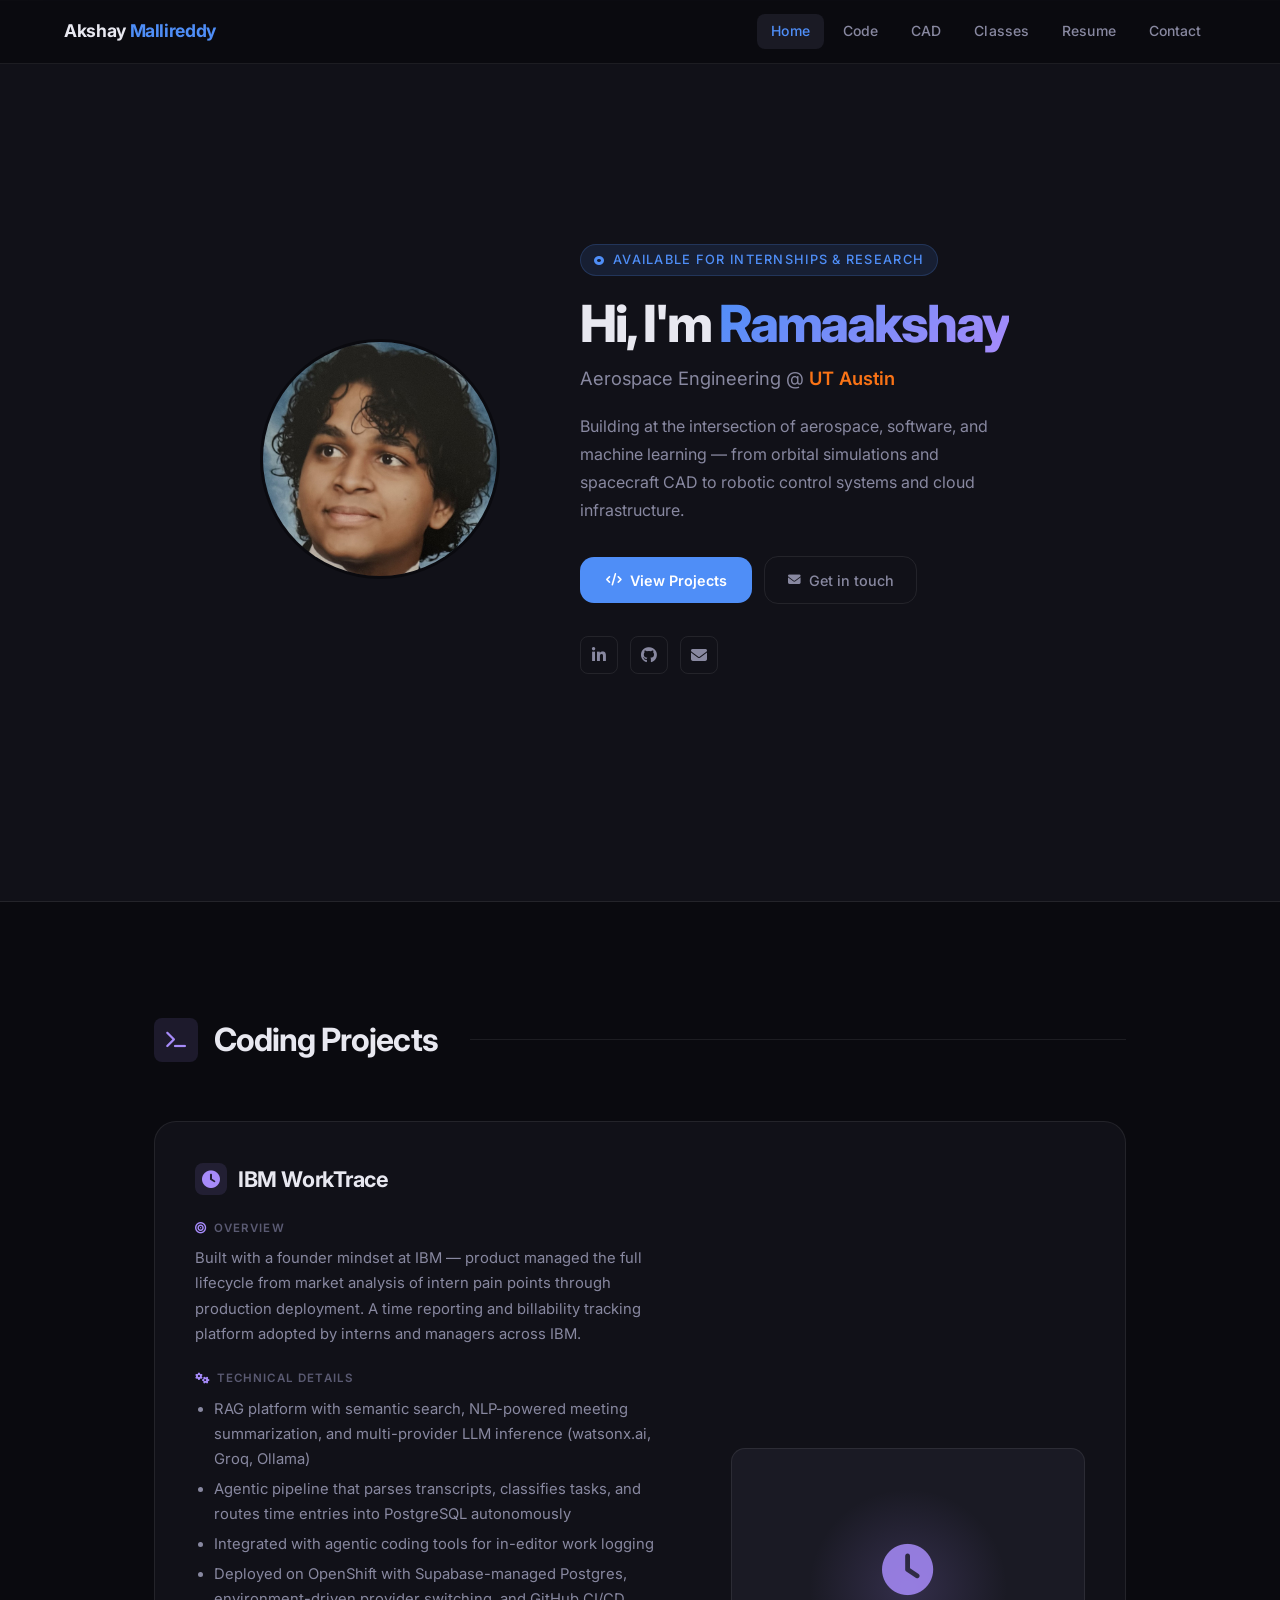
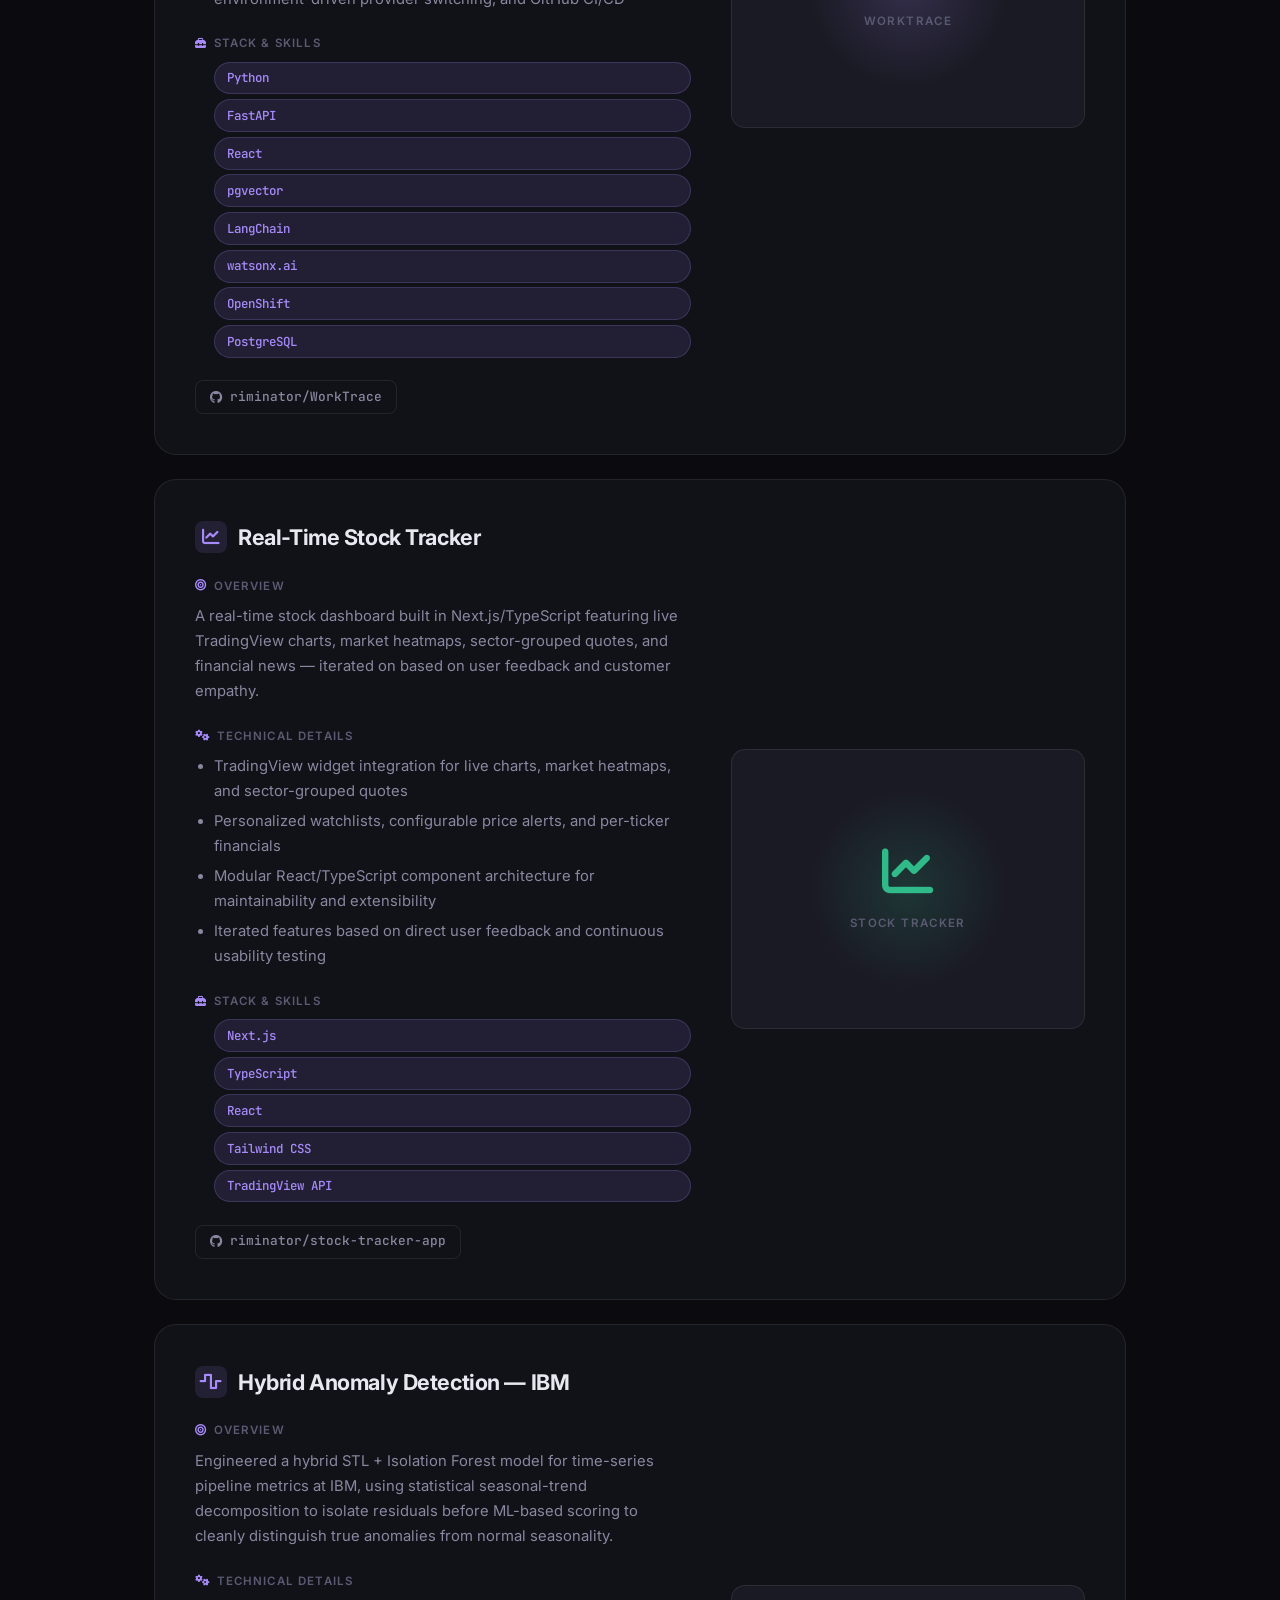
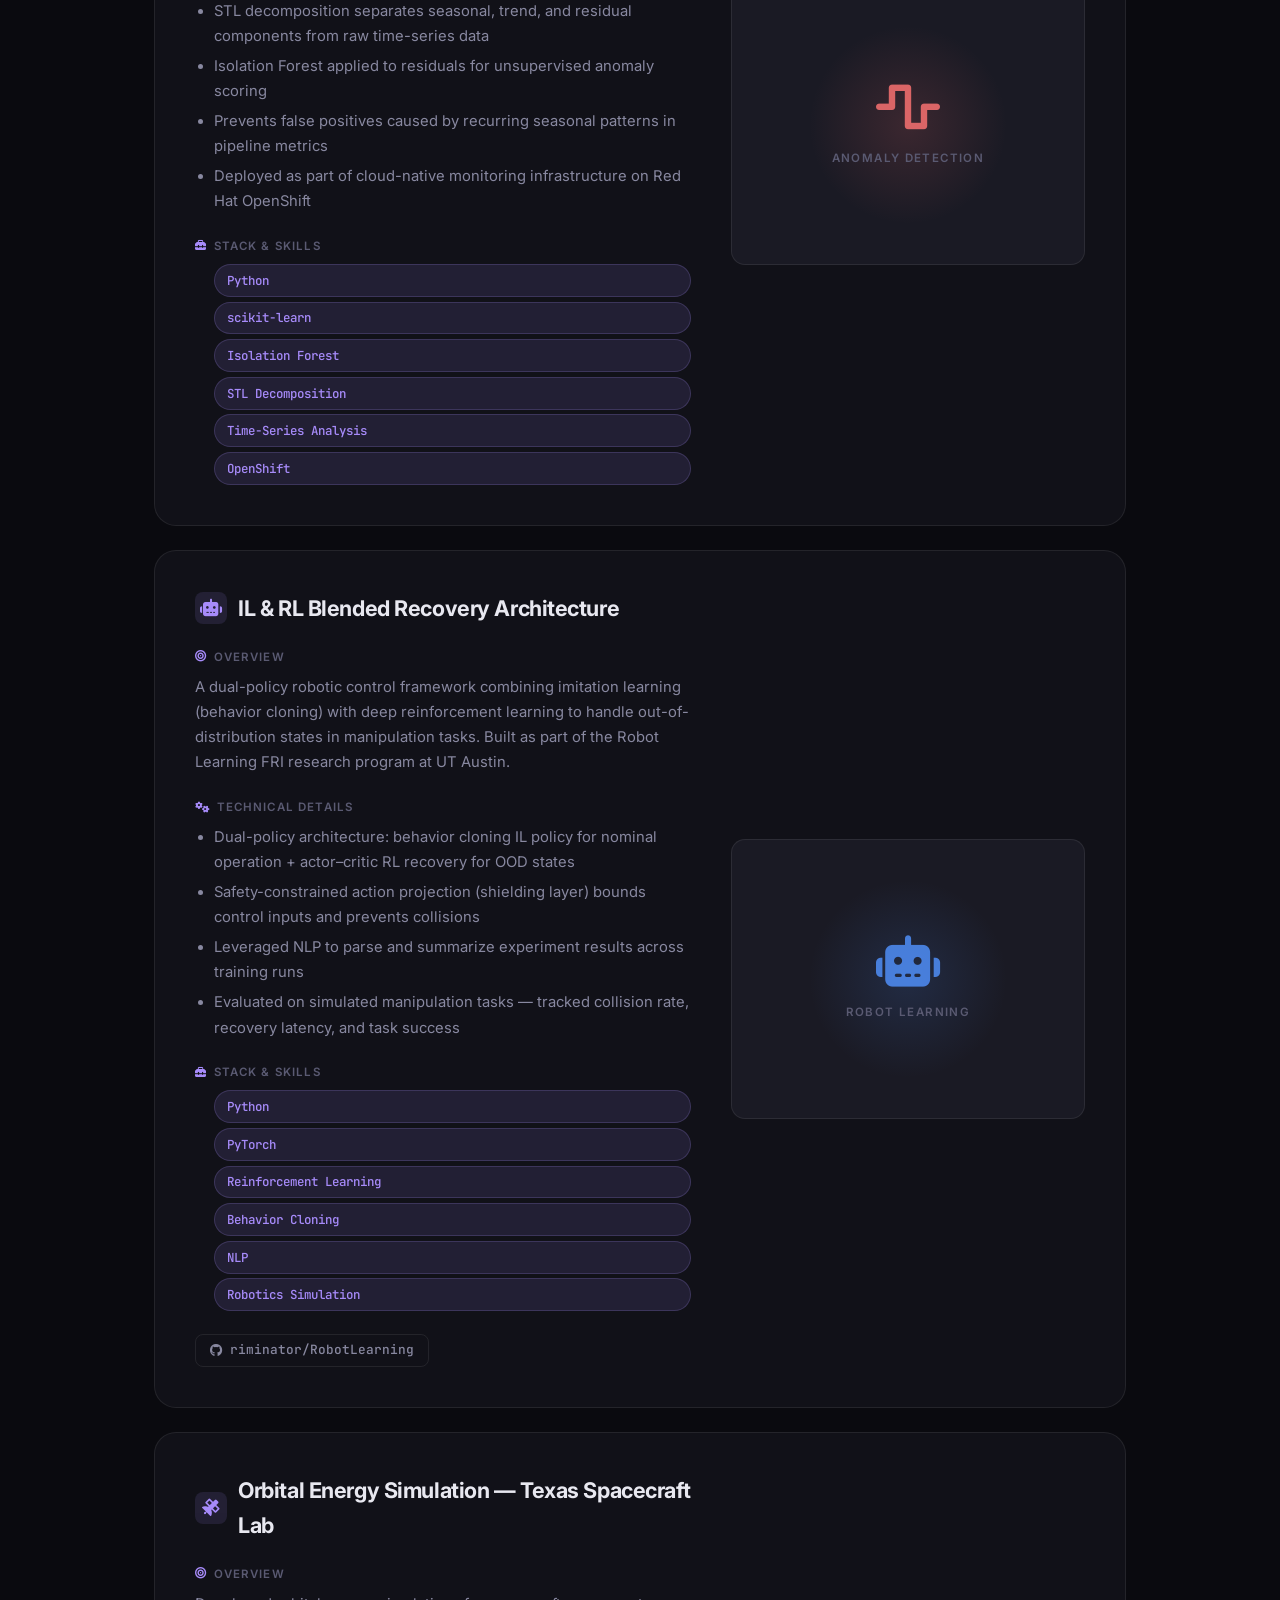
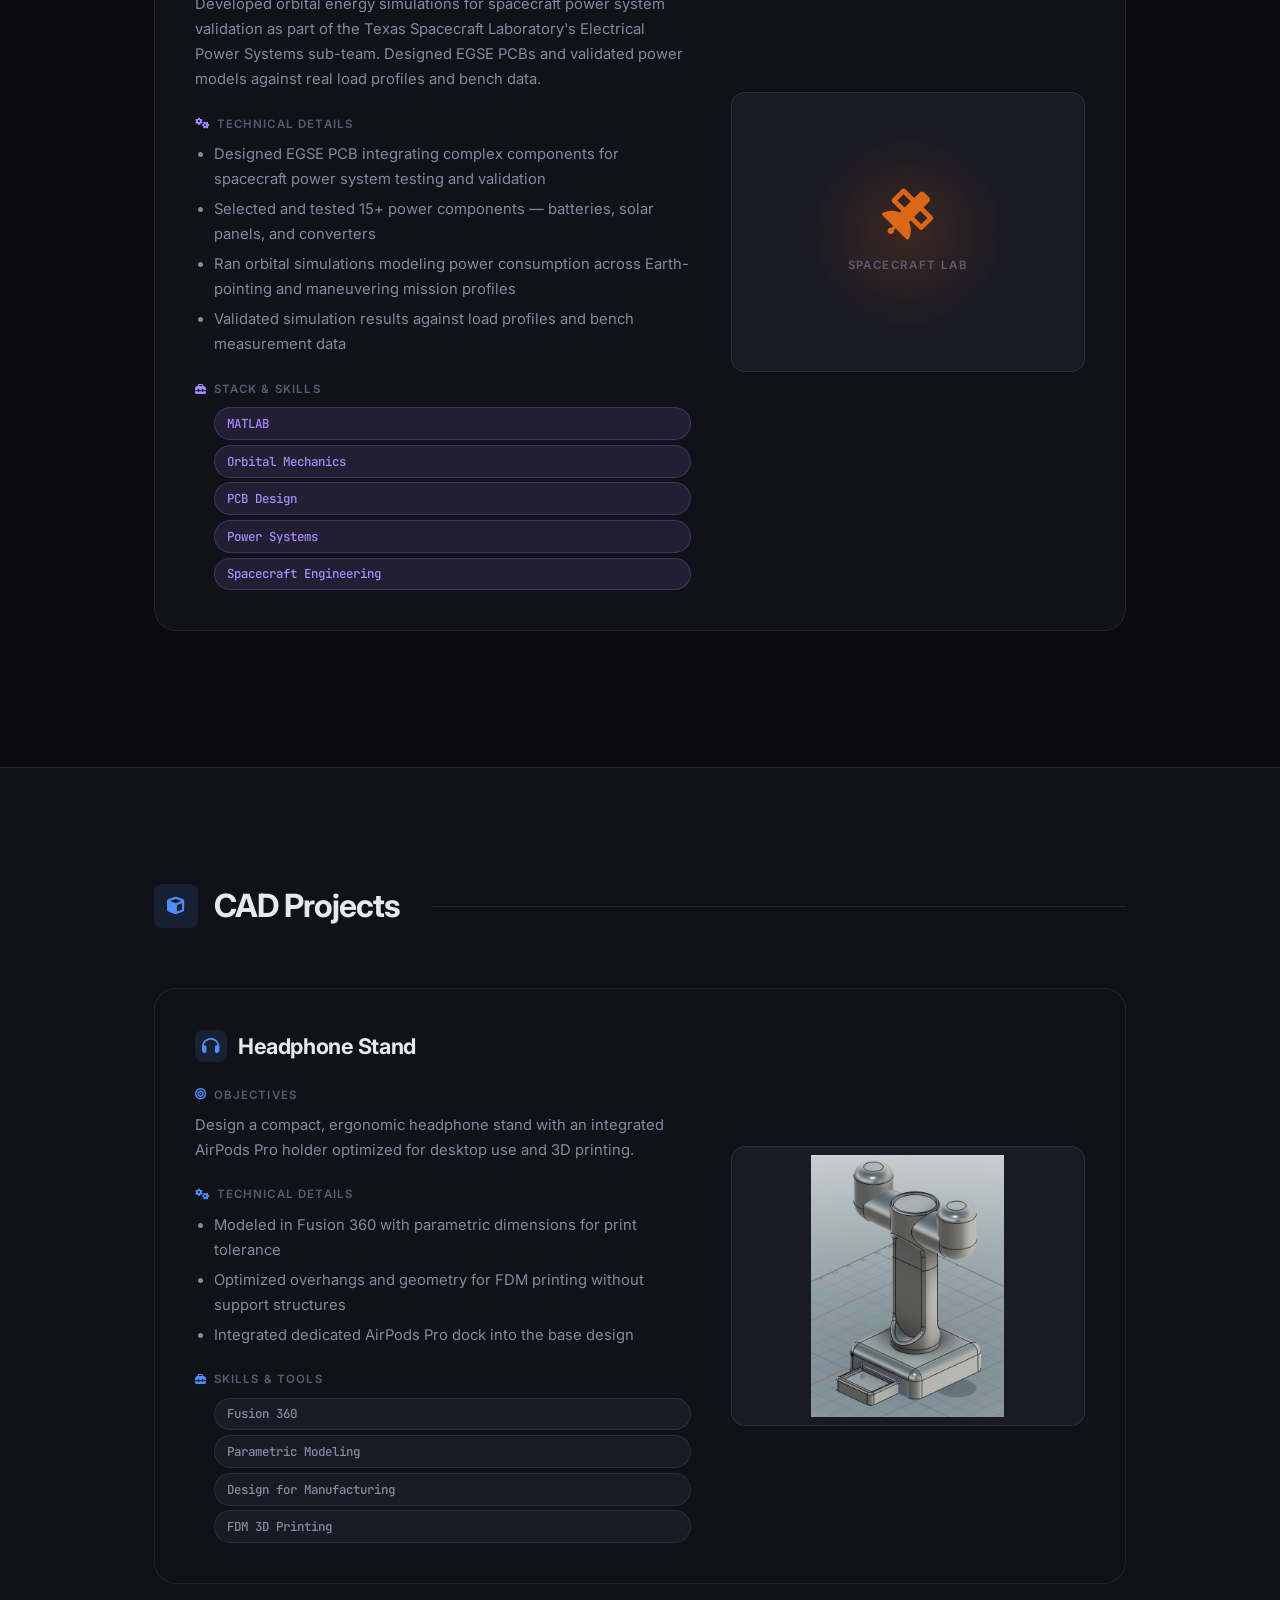
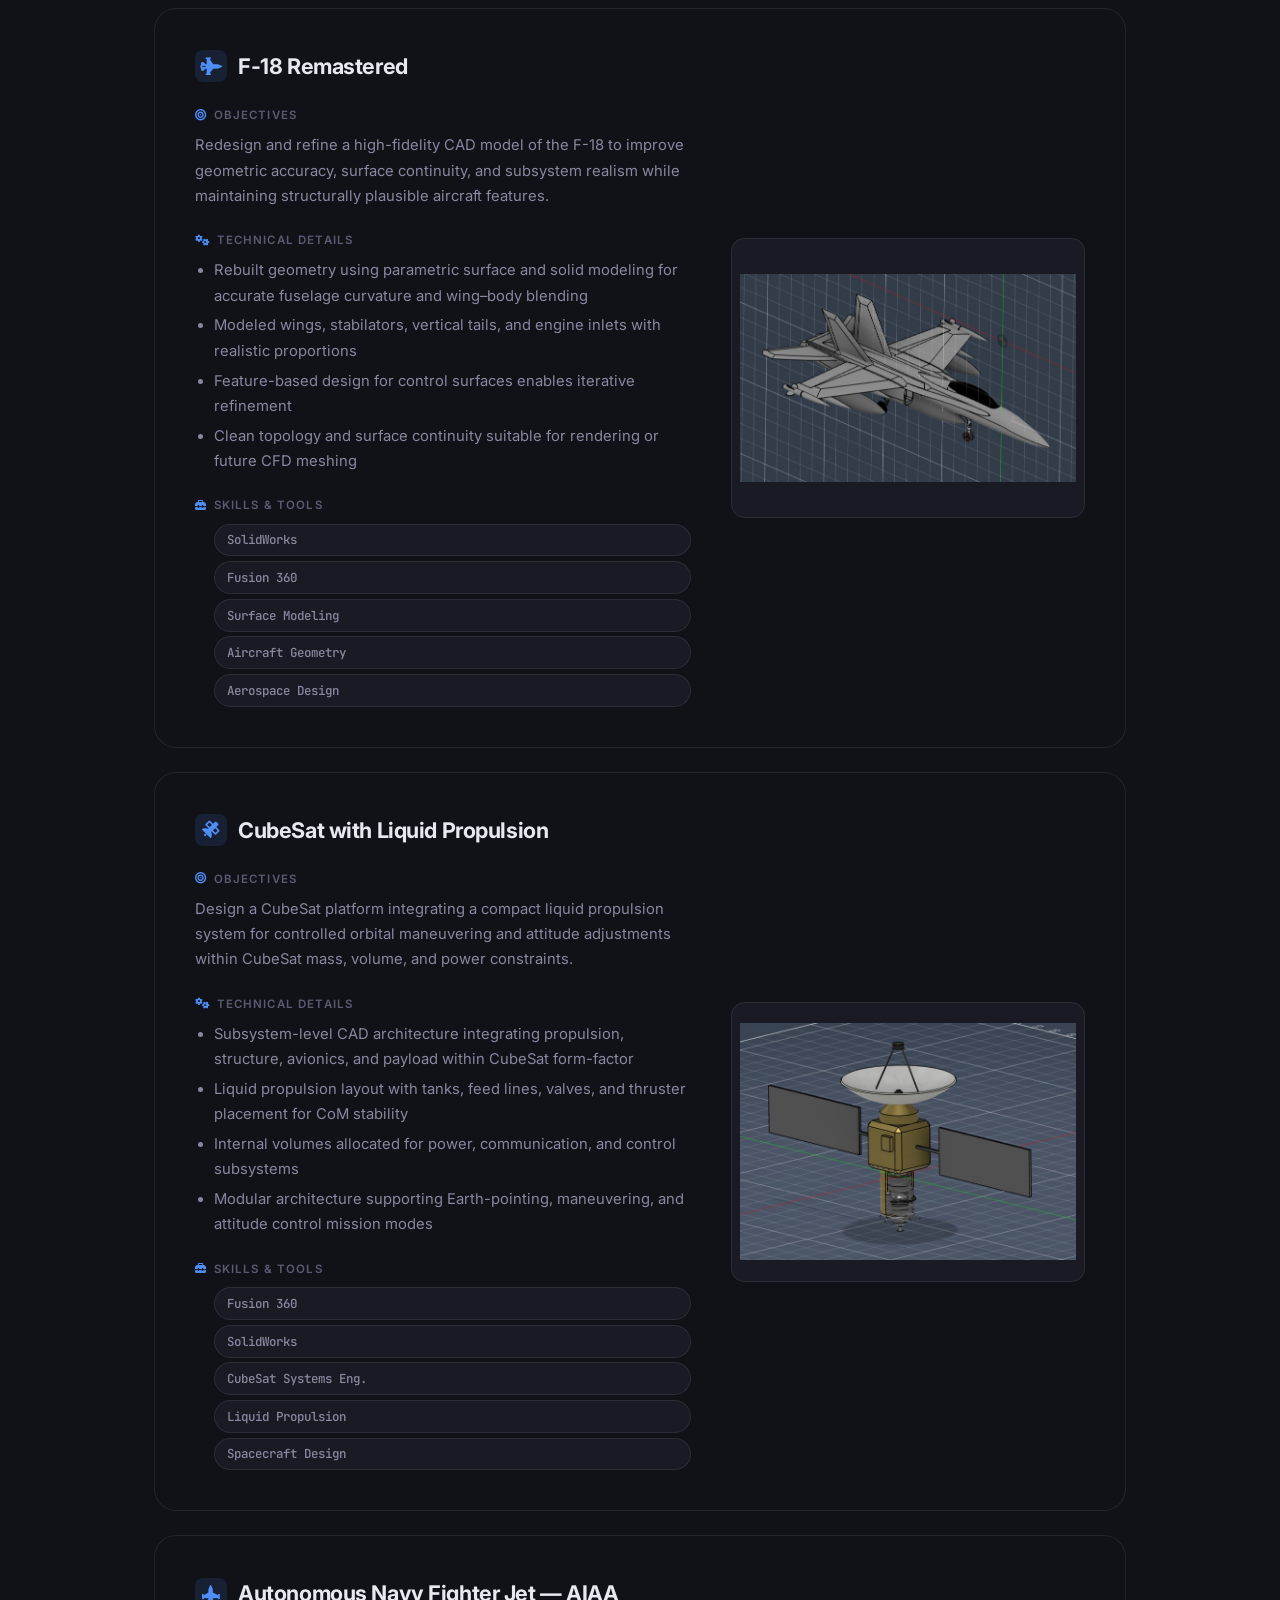
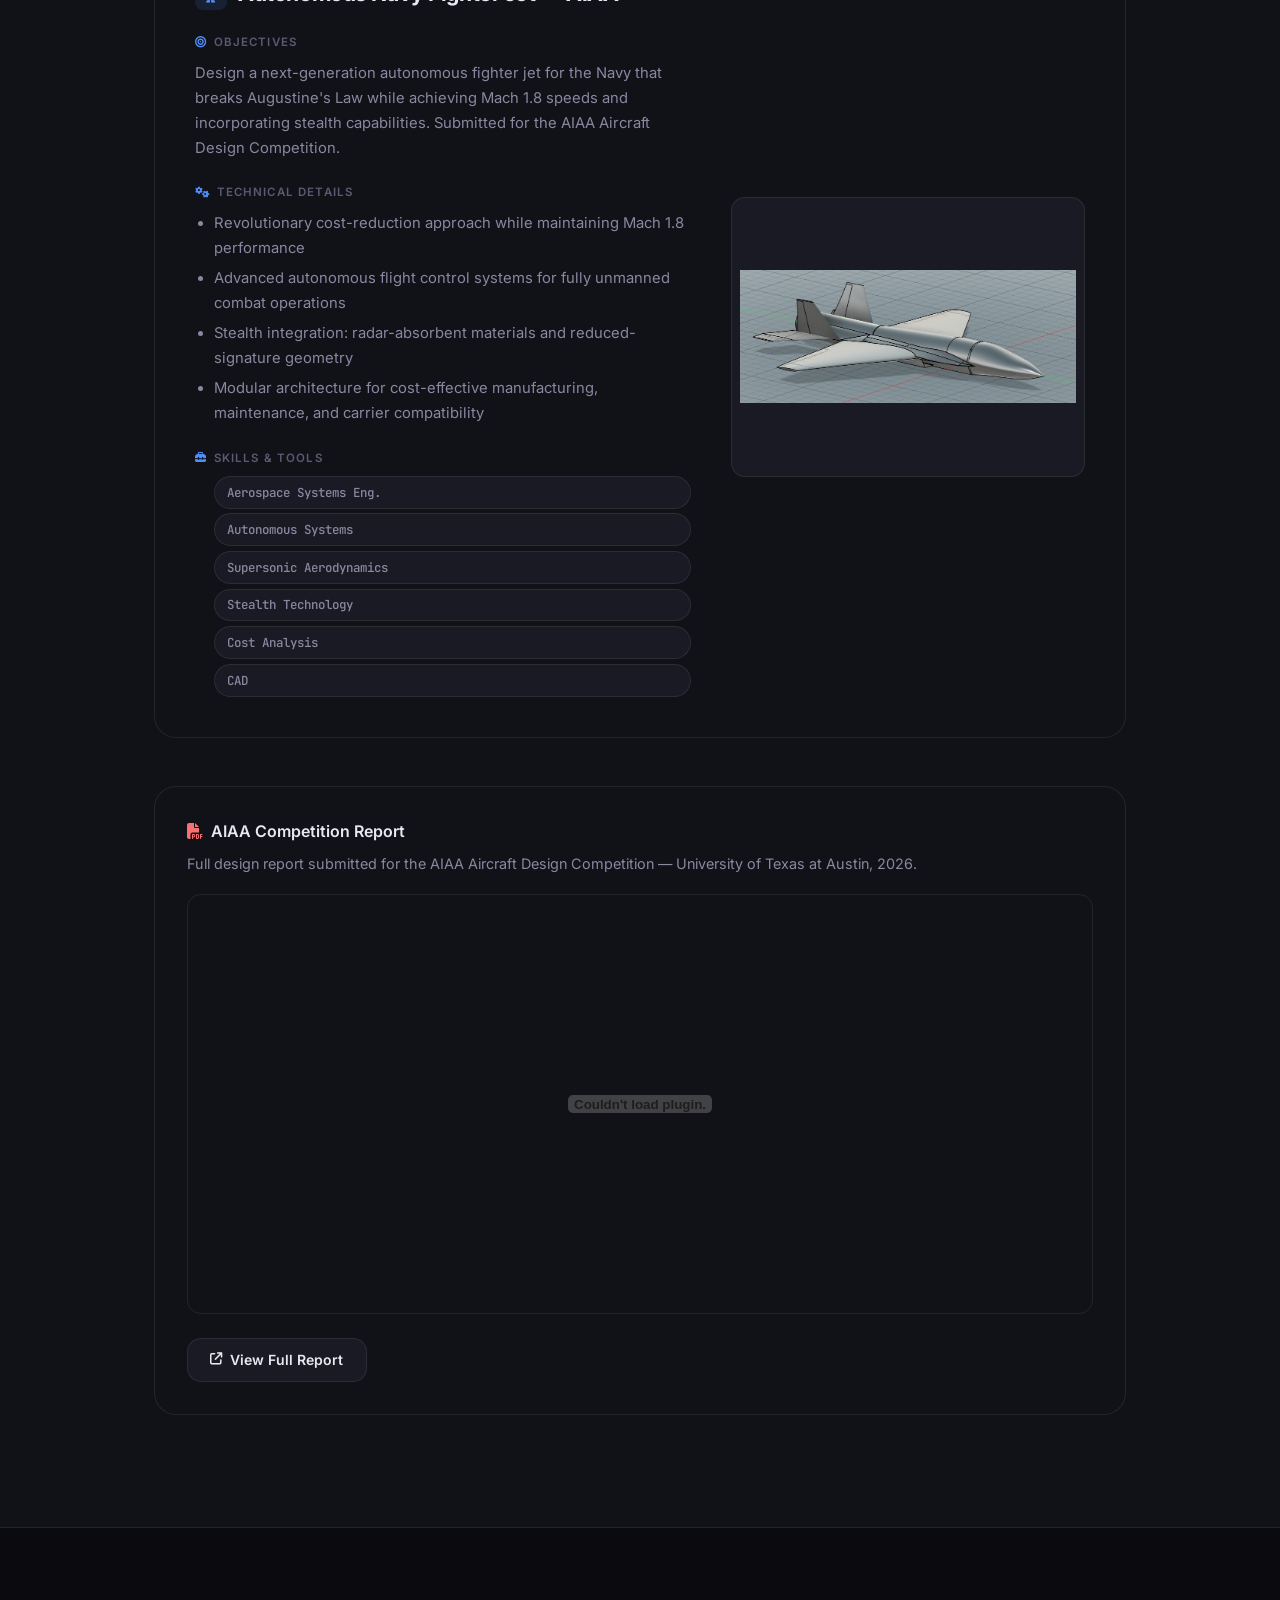
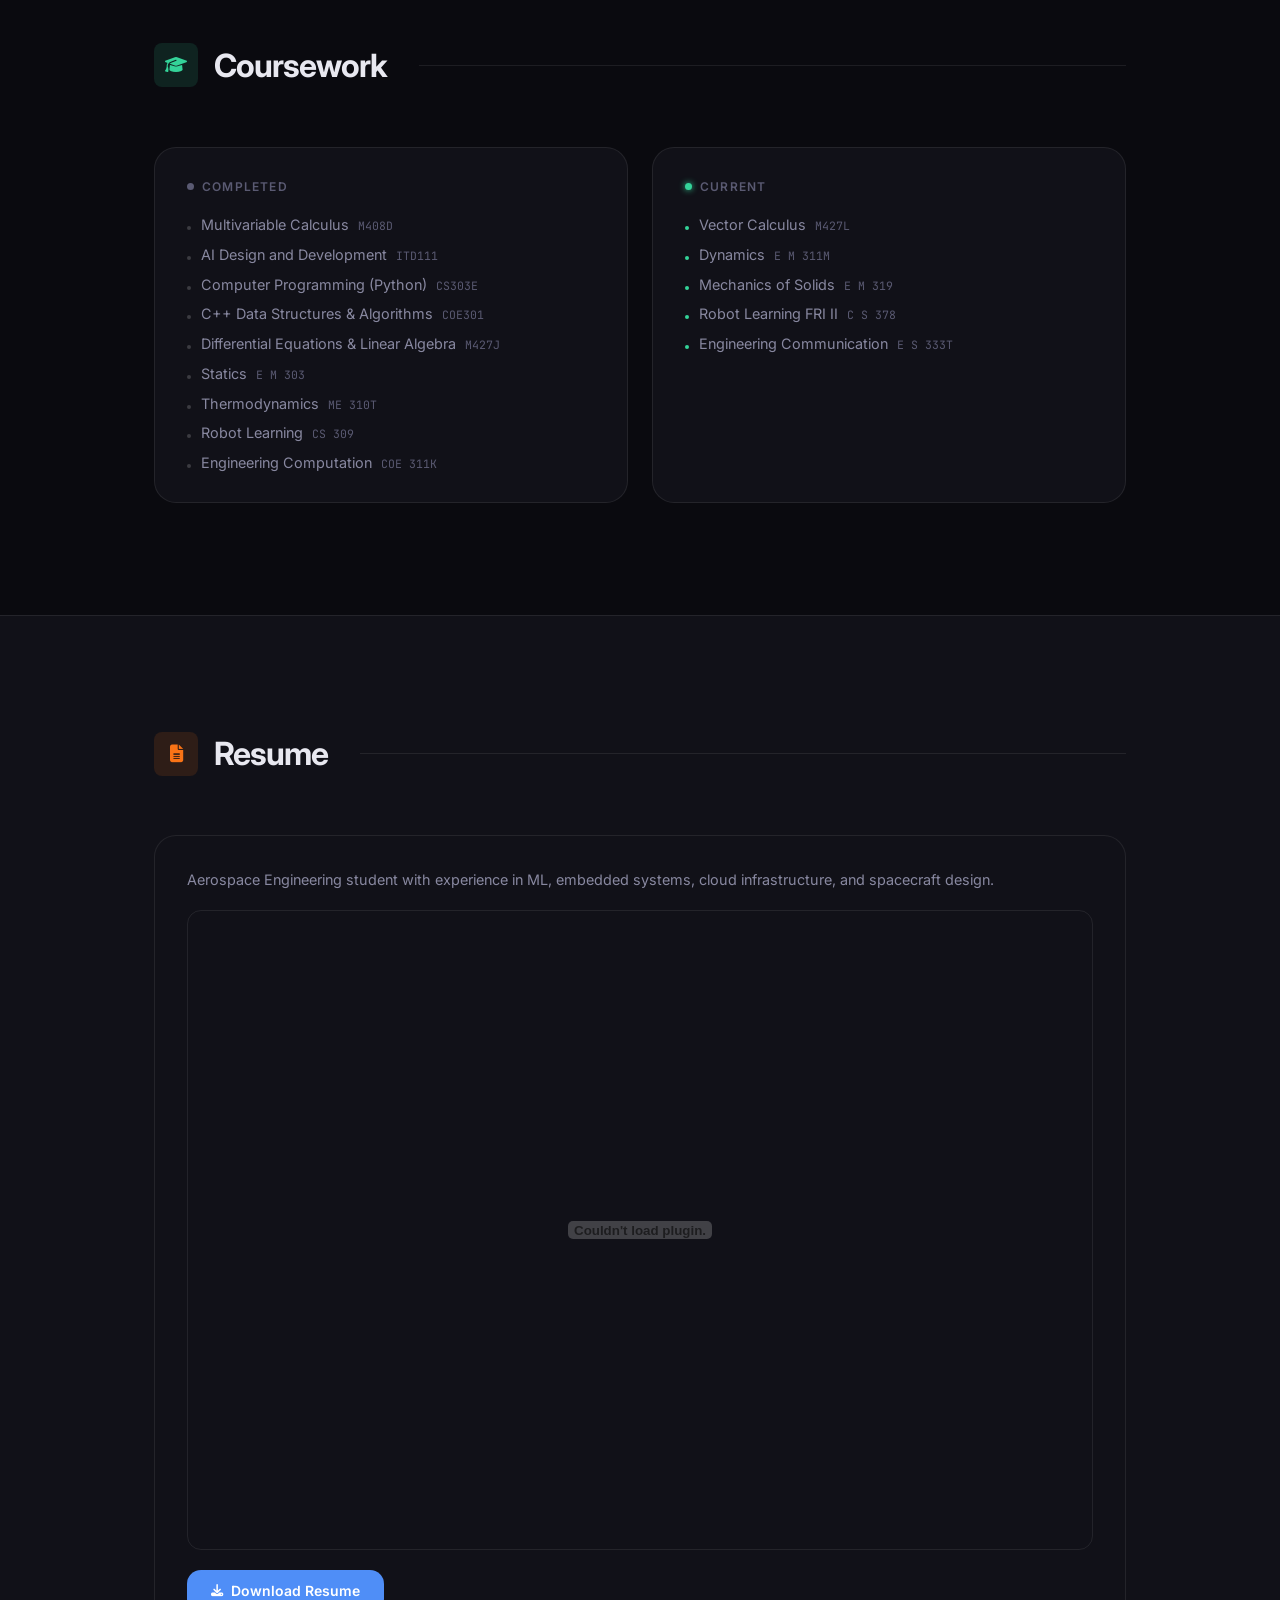
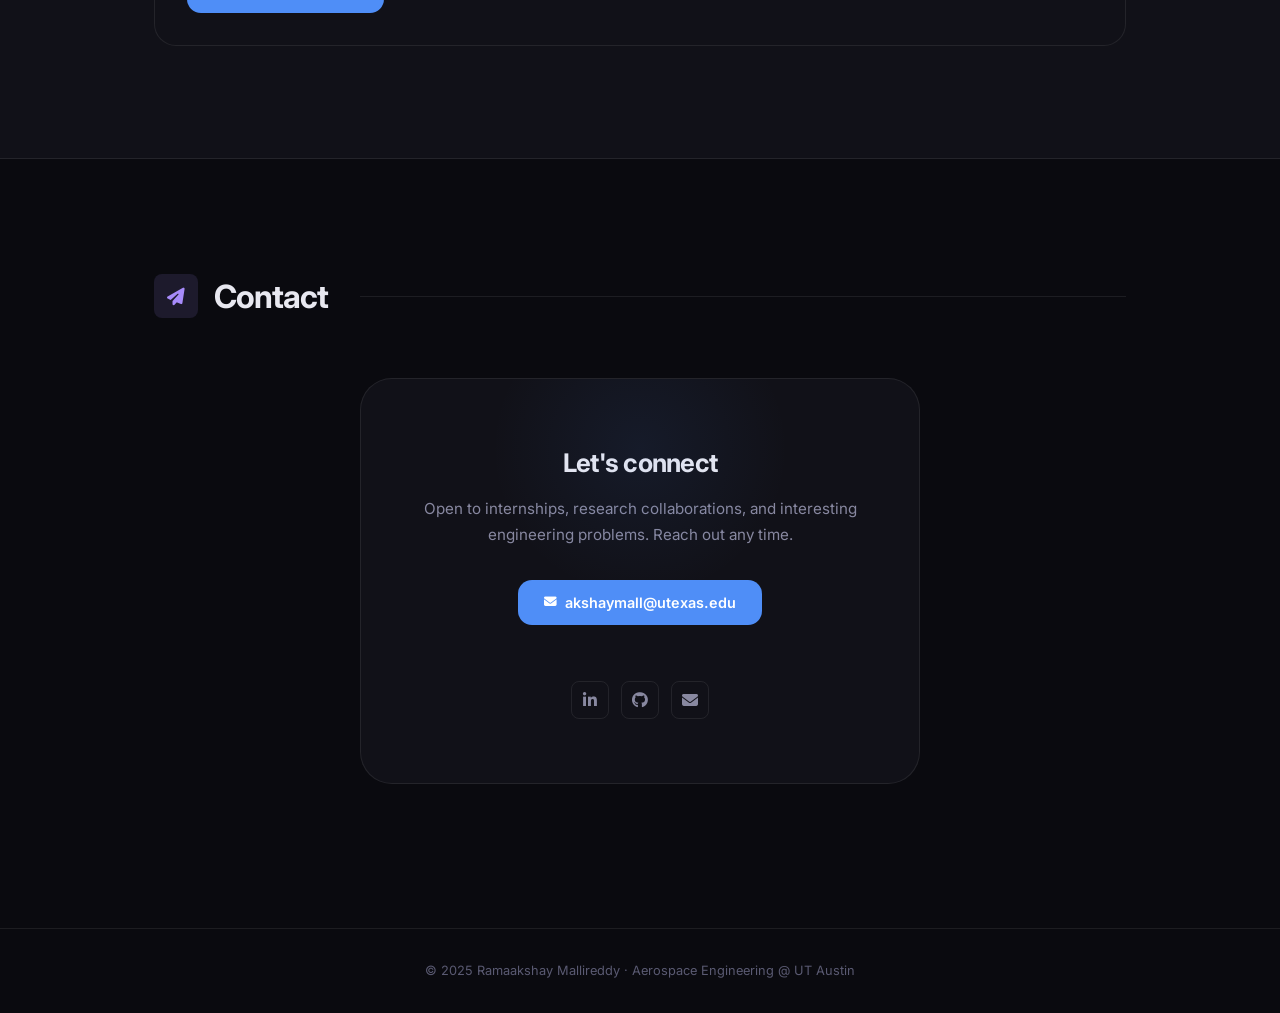
<file: Portfolio/index.html>
<!DOCTYPE html>
<html lang="en">
<head>
    <meta charset="UTF-8">
    <meta name="viewport" content="width=device-width, initial-scale=1.0">

    <!-- Fonts -->
    <link href="https://fonts.googleapis.com/css2?family=Inter:wght@300;400;500;600;700;800&family=JetBrains+Mono:wght@400;500&display=swap" rel="stylesheet">

    <!-- Font Awesome -->
    <link rel="stylesheet" href="https://cdnjs.cloudflare.com/ajax/libs/font-awesome/6.5.2/css/all.min.css">

    <!-- CSS -->
    <link rel="stylesheet" href="style.css">

    <link rel="apple-touch-icon" sizes="180x180" href="apple-touch-icon.png">
    <link rel="icon" type="image/png" sizes="32x32" href="favicon-32x32.png">
    <link rel="icon" type="image/png" sizes="16x16" href="favicon-16x16.png">
    <link rel="manifest" href="site.webmanifest">

    <title>Ramaakshay Mallireddy — Portfolio</title>
</head>
<body>

<!-- ─── HEADER ──────────────────────────────────────────────────────────── -->
<header>
    <a href="#home" class="logo">Akshay <span>Mallireddy</span></a>
    <nav>
        <a href="#home" class="active">Home</a>
        <a href="#Coding">Code</a>
        <a href="#CAD">CAD</a>
        <a href="#Classes">Classes</a>
        <a href="#Resume">Resume</a>
        <a href="#Contact">Contact</a>
    </nav>
</header>

<!-- ═══════════════════════════════════════════════════════════════════════ -->
<!-- BAND 1 — HOME                                                          -->
<!-- ═══════════════════════════════════════════════════════════════════════ -->
<div class="section-band">
<section class="home" id="home">
    <div class="home-img">
        <img src="main.jpeg" alt="Akshay Mallireddy">
    </div>
    <div class="home-content">
        <div class="eyebrow">
            <i class="fas fa-circle-dot fa-xs"></i>
            Available for internships &amp; research
        </div>
        <h1>Hi, I'm <span>Ramaakshay</span></h1>
        <h3>Aerospace Engineering @ <span>UT Austin</span></h3>
        <p>
            Building at the intersection of aerospace, software, and machine learning —
            from orbital simulations and spacecraft CAD to robotic control systems and cloud infrastructure.
        </p>
        <div class="home-actions">
            <a href="#Coding" class="btn-primary">
                <i class="fas fa-code fa-sm"></i> View Projects
            </a>
            <a href="#Contact" class="btn-ghost">
                <i class="fas fa-envelope fa-sm"></i> Get in touch
            </a>
        </div>
        <div class="social-row">
            <a href="https://www.linkedin.com/in/ramaakshay-mallireddy" target="_blank" title="LinkedIn">
                <i class="fab fa-linkedin-in"></i>
            </a>
            <a href="https://github.com/riminator" target="_blank" title="GitHub">
                <i class="fab fa-github"></i>
            </a>
            <a href="mailto:akshaymall@utexas.edu" title="Email">
                <i class="fas fa-envelope"></i>
            </a>
        </div>
    </div>
</section>
</div>

<!-- ═══════════════════════════════════════════════════════════════════════ -->
<!-- BAND 2 — CODING                                                        -->
<!-- ═══════════════════════════════════════════════════════════════════════ -->
<div class="section-band">
<section class="Coding" id="Coding">

    <div class="section-heading">
        <div class="icon-wrap" style="background:rgba(167,139,250,0.12); color:#a78bfa;">
            <i class="fas fa-terminal"></i>
        </div>
        <h1>Coding Projects</h1>
        <div class="line"></div>
    </div>

    <!-- WorkTrace -->
    <div class="project-card detailed">
        <div class="project-info">
            <h3>
                <i class="fas fa-clock"></i>
                IBM WorkTrace
            </h3>

            <div class="project-section">
                <h4><i class="fas fa-bullseye"></i> Overview</h4>
                <p>
                    Built with a founder mindset at IBM — product managed the full lifecycle from market analysis
                    of intern pain points through production deployment. A time reporting and billability
                    tracking platform adopted by interns and managers across IBM.
                </p>
            </div>

            <div class="project-section">
                <h4><i class="fas fa-gears"></i> Technical Details</h4>
                <ul>
                    <li>RAG platform with semantic search, NLP-powered meeting summarization, and multi-provider LLM inference (watsonx.ai, Groq, Ollama)</li>
                    <li>Agentic pipeline that parses transcripts, classifies tasks, and routes time entries into PostgreSQL autonomously</li>
                    <li>Integrated with agentic coding tools for in-editor work logging</li>
                    <li>Deployed on OpenShift with Supabase-managed Postgres, environment-driven provider switching, and GitHub CI/CD</li>
                </ul>
            </div>

            <div class="project-section">
                <h4><i class="fas fa-toolbox"></i> Stack &amp; Skills</h4>
                <ul class="skills">
                    <li>Python</li>
                    <li>FastAPI</li>
                    <li>React</li>
                    <li>pgvector</li>
                    <li>LangChain</li>
                    <li>watsonx.ai</li>
                    <li>OpenShift</li>
                    <li>PostgreSQL</li>
                </ul>
            </div>

            <div class="project-section">
                <a href="https://github.com/riminator/WorkTrace" target="_blank" class="github-link">
                    <i class="fab fa-github"></i> riminator/WorkTrace
                </a>
            </div>
        </div>

        <div class="project-media">
            <div class="project-icon-panel" style="--panel-glow: rgba(167,139,250,0.18);">
                <i class="fas fa-clock panel-icon"></i>
                <span class="panel-label">WorkTrace</span>
            </div>
        </div>
    </div>

    <!-- Stock Tracker -->
    <div class="project-card detailed">
        <div class="project-info">
            <h3>
                <i class="fas fa-chart-line"></i>
                Real-Time Stock Tracker
            </h3>

            <div class="project-section">
                <h4><i class="fas fa-bullseye"></i> Overview</h4>
                <p>
                    A real-time stock dashboard built in Next.js/TypeScript featuring live TradingView charts,
                    market heatmaps, sector-grouped quotes, and financial news — iterated on based on user
                    feedback and customer empathy.
                </p>
            </div>

            <div class="project-section">
                <h4><i class="fas fa-gears"></i> Technical Details</h4>
                <ul>
                    <li>TradingView widget integration for live charts, market heatmaps, and sector-grouped quotes</li>
                    <li>Personalized watchlists, configurable price alerts, and per-ticker financials</li>
                    <li>Modular React/TypeScript component architecture for maintainability and extensibility</li>
                    <li>Iterated features based on direct user feedback and continuous usability testing</li>
                </ul>
            </div>

            <div class="project-section">
                <h4><i class="fas fa-toolbox"></i> Stack &amp; Skills</h4>
                <ul class="skills">
                    <li>Next.js</li>
                    <li>TypeScript</li>
                    <li>React</li>
                    <li>Tailwind CSS</li>
                    <li>TradingView API</li>
                </ul>
            </div>

            <div class="project-section">
                <a href="https://github.com/riminator/stock-tracker-app" target="_blank" class="github-link">
                    <i class="fab fa-github"></i> riminator/stock-tracker-app
                </a>
            </div>
        </div>

        <div class="project-media">
            <div class="project-icon-panel" style="--panel-glow: rgba(52,211,153,0.15);">
                <i class="fas fa-chart-line panel-icon" style="color: var(--green);"></i>
                <span class="panel-label">Stock Tracker</span>
            </div>
        </div>
    </div>

    <!-- Anomaly Detection -->
    <div class="project-card detailed">
        <div class="project-info">
            <h3>
                <i class="fas fa-wave-square"></i>
                Hybrid Anomaly Detection — IBM
            </h3>

            <div class="project-section">
                <h4><i class="fas fa-bullseye"></i> Overview</h4>
                <p>
                    Engineered a hybrid STL + Isolation Forest model for time-series pipeline metrics at IBM,
                    using statistical seasonal-trend decomposition to isolate residuals before ML-based scoring
                    to cleanly distinguish true anomalies from normal seasonality.
                </p>
            </div>

            <div class="project-section">
                <h4><i class="fas fa-gears"></i> Technical Details</h4>
                <ul>
                    <li>STL decomposition separates seasonal, trend, and residual components from raw time-series data</li>
                    <li>Isolation Forest applied to residuals for unsupervised anomaly scoring</li>
                    <li>Prevents false positives caused by recurring seasonal patterns in pipeline metrics</li>
                    <li>Deployed as part of cloud-native monitoring infrastructure on Red Hat OpenShift</li>
                </ul>
            </div>

            <div class="project-section">
                <h4><i class="fas fa-toolbox"></i> Stack &amp; Skills</h4>
                <ul class="skills">
                    <li>Python</li>
                    <li>scikit-learn</li>
                    <li>Isolation Forest</li>
                    <li>STL Decomposition</li>
                    <li>Time-Series Analysis</li>
                    <li>OpenShift</li>
                </ul>
            </div>

        </div>

        <div class="project-media">
            <div class="project-icon-panel" style="--panel-glow: rgba(248,113,113,0.15);">
                <i class="fas fa-wave-square panel-icon" style="color: var(--red);"></i>
                <span class="panel-label">Anomaly Detection</span>
            </div>
        </div>
    </div>

    <!-- IL & RL Robotic Control -->
    <div class="project-card detailed">
        <div class="project-info">
            <h3>
                <i class="fas fa-robot"></i>
                IL &amp; RL Blended Recovery Architecture
            </h3>

            <div class="project-section">
                <h4><i class="fas fa-bullseye"></i> Overview</h4>
                <p>
                    A dual-policy robotic control framework combining imitation learning (behavior cloning)
                    with deep reinforcement learning to handle out-of-distribution states in manipulation tasks.
                    Built as part of the Robot Learning FRI research program at UT Austin.
                </p>
            </div>

            <div class="project-section">
                <h4><i class="fas fa-gears"></i> Technical Details</h4>
                <ul>
                    <li>Dual-policy architecture: behavior cloning IL policy for nominal operation + actor–critic RL recovery for OOD states</li>
                    <li>Safety-constrained action projection (shielding layer) bounds control inputs and prevents collisions</li>
                    <li>Leveraged NLP to parse and summarize experiment results across training runs</li>
                    <li>Evaluated on simulated manipulation tasks — tracked collision rate, recovery latency, and task success</li>
                </ul>
            </div>

            <div class="project-section">
                <h4><i class="fas fa-toolbox"></i> Stack &amp; Skills</h4>
                <ul class="skills">
                    <li>Python</li>
                    <li>PyTorch</li>
                    <li>Reinforcement Learning</li>
                    <li>Behavior Cloning</li>
                    <li>NLP</li>
                    <li>Robotics Simulation</li>
                </ul>
            </div>

            <div class="project-section">
                <a href="https://github.com/riminator/RobotLearning" target="_blank" class="github-link">
                    <i class="fab fa-github"></i> riminator/RobotLearning
                </a>
            </div>
        </div>

        <div class="project-media">
            <div class="project-icon-panel" style="--panel-glow: rgba(79,142,247,0.15);">
                <i class="fas fa-robot panel-icon" style="color: var(--blue);"></i>
                <span class="panel-label">Robot Learning</span>
            </div>
        </div>
    </div>

    <!-- Orbital Energy Simulation -->
    <div class="project-card detailed">
        <div class="project-info">
            <h3>
                <i class="fas fa-satellite"></i>
                Orbital Energy Simulation — Texas Spacecraft Lab
            </h3>

            <div class="project-section">
                <h4><i class="fas fa-bullseye"></i> Overview</h4>
                <p>
                    Developed orbital energy simulations for spacecraft power system validation as part of
                    the Texas Spacecraft Laboratory's Electrical Power Systems sub-team. Designed EGSE PCBs
                    and validated power models against real load profiles and bench data.
                </p>
            </div>

            <div class="project-section">
                <h4><i class="fas fa-gears"></i> Technical Details</h4>
                <ul>
                    <li>Designed EGSE PCB integrating complex components for spacecraft power system testing and validation</li>
                    <li>Selected and tested 15+ power components — batteries, solar panels, and converters</li>
                    <li>Ran orbital simulations modeling power consumption across Earth-pointing and maneuvering mission profiles</li>
                    <li>Validated simulation results against load profiles and bench measurement data</li>
                </ul>
            </div>

            <div class="project-section">
                <h4><i class="fas fa-toolbox"></i> Stack &amp; Skills</h4>
                <ul class="skills">
                    <li>MATLAB</li>
                    <li>Orbital Mechanics</li>
                    <li>PCB Design</li>
                    <li>Power Systems</li>
                    <li>Spacecraft Engineering</li>
                </ul>
            </div>

        </div>

        <div class="project-media">
            <div class="project-icon-panel" style="--panel-glow: rgba(249,115,22,0.15);">
                <i class="fas fa-satellite panel-icon" style="color: var(--orange);"></i>
                <span class="panel-label">Spacecraft Lab</span>
            </div>
        </div>
    </div>

</section>
</div>

<!-- ═══════════════════════════════════════════════════════════════════════ -->
<!-- BAND 3 — CAD                                                           -->
<!-- ═══════════════════════════════════════════════════════════════════════ -->
<div class="section-band">
<section class="CAD" id="CAD">

    <div class="section-heading">
        <div class="icon-wrap" style="background:rgba(79,142,247,0.12); color:#4f8ef7;">
            <i class="fas fa-cube"></i>
        </div>
        <h1>CAD Projects</h1>
        <div class="line"></div>
    </div>

    <!-- Headphone Stand -->
    <div class="project-card detailed">
        <div class="project-info">
            <h3>
                <i class="fas fa-headphones"></i>
                Headphone Stand
            </h3>

            <div class="project-section">
                <h4><i class="fas fa-bullseye"></i> Objectives</h4>
                <p>
                    Design a compact, ergonomic headphone stand with an integrated
                    AirPods Pro holder optimized for desktop use and 3D printing.
                </p>
            </div>

            <div class="project-section">
                <h4><i class="fas fa-gears"></i> Technical Details</h4>
                <ul>
                    <li>Modeled in Fusion 360 with parametric dimensions for print tolerance</li>
                    <li>Optimized overhangs and geometry for FDM printing without support structures</li>
                    <li>Integrated dedicated AirPods Pro dock into the base design</li>
                </ul>
            </div>

            <div class="project-section">
                <h4><i class="fas fa-toolbox"></i> Skills &amp; Tools</h4>
                <ul class="skills">
                    <li>Fusion 360</li>
                    <li>Parametric Modeling</li>
                    <li>Design for Manufacturing</li>
                    <li>FDM 3D Printing</li>
                </ul>
            </div>
        </div>

        <div class="project-media">
            <img src="project_1.jpg" alt="Headphone Stand CAD">
        </div>
    </div>

    <!-- F-18 Remastered -->
    <div class="project-card detailed">
        <div class="project-info">
            <h3>
                <i class="fas fa-fighter-jet"></i>
                F-18 Remastered
            </h3>

            <div class="project-section">
                <h4><i class="fas fa-bullseye"></i> Objectives</h4>
                <p>
                    Redesign and refine a high-fidelity CAD model of the F-18 to improve geometric accuracy,
                    surface continuity, and subsystem realism while maintaining structurally plausible aircraft features.
                </p>
            </div>

            <div class="project-section">
                <h4><i class="fas fa-gears"></i> Technical Details</h4>
                <ul>
                    <li>Rebuilt geometry using parametric surface and solid modeling for accurate fuselage curvature and wing–body blending</li>
                    <li>Modeled wings, stabilators, vertical tails, and engine inlets with realistic proportions</li>
                    <li>Feature-based design for control surfaces enables iterative refinement</li>
                    <li>Clean topology and surface continuity suitable for rendering or future CFD meshing</li>
                </ul>
            </div>

            <div class="project-section">
                <h4><i class="fas fa-toolbox"></i> Skills &amp; Tools</h4>
                <ul class="skills">
                    <li>SolidWorks</li>
                    <li>Fusion 360</li>
                    <li>Surface Modeling</li>
                    <li>Aircraft Geometry</li>
                    <li>Aerospace Design</li>
                </ul>
            </div>
        </div>

        <div class="project-media">
            <img src="project_2.jpg" alt="F-18 Remastered">
        </div>
    </div>

    <!-- CubeSat -->
    <div class="project-card detailed">
        <div class="project-info">
            <h3>
                <i class="fas fa-satellite"></i>
                CubeSat with Liquid Propulsion
            </h3>

            <div class="project-section">
                <h4><i class="fas fa-bullseye"></i> Objectives</h4>
                <p>
                    Design a CubeSat platform integrating a compact liquid propulsion system for controlled
                    orbital maneuvering and attitude adjustments within CubeSat mass, volume, and power constraints.
                </p>
            </div>

            <div class="project-section">
                <h4><i class="fas fa-gears"></i> Technical Details</h4>
                <ul>
                    <li>Subsystem-level CAD architecture integrating propulsion, structure, avionics, and payload within CubeSat form-factor</li>
                    <li>Liquid propulsion layout with tanks, feed lines, valves, and thruster placement for CoM stability</li>
                    <li>Internal volumes allocated for power, communication, and control subsystems</li>
                    <li>Modular architecture supporting Earth-pointing, maneuvering, and attitude control mission modes</li>
                </ul>
            </div>

            <div class="project-section">
                <h4><i class="fas fa-toolbox"></i> Skills &amp; Tools</h4>
                <ul class="skills">
                    <li>Fusion 360</li>
                    <li>SolidWorks</li>
                    <li>CubeSat Systems Eng.</li>
                    <li>Liquid Propulsion</li>
                    <li>Spacecraft Design</li>
                </ul>
            </div>
        </div>

        <div class="project-media">
            <img src="project_3.jpg" alt="CubeSat CAD">
        </div>
    </div>

    <!-- Autonomous Navy Fighter Jet -->
    <div class="project-card detailed">
        <div class="project-info">
            <h3>
                <i class="fas fa-jet-fighter-up"></i>
                Autonomous Navy Fighter Jet — AIAA
            </h3>

            <div class="project-section">
                <h4><i class="fas fa-bullseye"></i> Objectives</h4>
                <p>
                    Design a next-generation autonomous fighter jet for the Navy that breaks Augustine's Law
                    while achieving Mach 1.8 speeds and incorporating stealth capabilities.
                    Submitted for the AIAA Aircraft Design Competition.
                </p>
            </div>

            <div class="project-section">
                <h4><i class="fas fa-gears"></i> Technical Details</h4>
                <ul>
                    <li>Revolutionary cost-reduction approach while maintaining Mach 1.8 performance</li>
                    <li>Advanced autonomous flight control systems for fully unmanned combat operations</li>
                    <li>Stealth integration: radar-absorbent materials and reduced-signature geometry</li>
                    <li>Modular architecture for cost-effective manufacturing, maintenance, and carrier compatibility</li>
                </ul>
            </div>

            <div class="project-section">
                <h4><i class="fas fa-toolbox"></i> Skills &amp; Tools</h4>
                <ul class="skills">
                    <li>Aerospace Systems Eng.</li>
                    <li>Autonomous Systems</li>
                    <li>Supersonic Aerodynamics</li>
                    <li>Stealth Technology</li>
                    <li>Cost Analysis</li>
                    <li>CAD</li>
                </ul>
            </div>
        </div>

        <div class="project-media">
            <img src="project_4.jpg" alt="Autonomous Navy Fighter Jet">
        </div>
    </div>

    <div class="report-section">
        <h4><i class="fas fa-file-pdf"></i> AIAA Competition Report</h4>
        <p>Full design report submitted for the AIAA Aircraft Design Competition — University of Texas at Austin, 2026.</p>
        <embed src="2026_The University of Texas at Austin_DESIGN_REPORT.pdf" type="application/pdf" width="100%" height="420px" />
        <a href="2026_The University of Texas at Austin_DESIGN_REPORT.pdf" target="_blank" class="btn">
            <i class="fas fa-arrow-up-right-from-square fa-sm"></i> View Full Report
        </a>
    </div>

</section>
</div>

<!-- ═══════════════════════════════════════════════════════════════════════ -->
<!-- BAND 4 — CLASSES                                                       -->
<!-- ═══════════════════════════════════════════════════════════════════════ -->
<div class="section-band">
<section class="Classes" id="Classes">

    <div class="section-heading">
        <div class="icon-wrap" style="background:rgba(52,211,153,0.12); color:#34d399;">
            <i class="fas fa-graduation-cap"></i>
        </div>
        <h1>Coursework</h1>
        <div class="line"></div>
    </div>

    <div class="classes-grid">
        <div class="classes-card completed">
            <h2><span class="dot"></span> Completed</h2>
            <ul>
                <li><span>Multivariable Calculus</span><span class="course-code">M408D</span></li>
                <li><span>AI Design and Development</span><span class="course-code">ITD111</span></li>
                <li><span>Computer Programming (Python)</span><span class="course-code">CS303E</span></li>
                <li><span>C++ Data Structures &amp; Algorithms</span><span class="course-code">COE301</span></li>
                <li><span>Differential Equations &amp; Linear Algebra</span><span class="course-code">M427J</span></li>
                <li><span>Statics</span><span class="course-code">E M 303</span></li>
                <li><span>Thermodynamics</span><span class="course-code">ME 310T</span></li>
                <li><span>Robot Learning</span><span class="course-code">CS 309</span></li>
                <li><span>Engineering Computation</span><span class="course-code">COE 311K</span></li>
            </ul>
        </div>
        <div class="classes-card current">
            <h2><span class="dot"></span> Current</h2>
            <ul>
                <li><span>Vector Calculus</span><span class="course-code">M427L</span></li>
                <li><span>Dynamics</span><span class="course-code">E M 311M</span></li>
                <li><span>Mechanics of Solids</span><span class="course-code">E M 319</span></li>
                <li><span>Robot Learning FRI II</span><span class="course-code">C S 378</span></li>
                <li><span>Engineering Communication</span><span class="course-code">E S 333T</span></li>
            </ul>
        </div>
    </div>

</section>
</div>

<!-- ═══════════════════════════════════════════════════════════════════════ -->
<!-- BAND 5 — RESUME                                                        -->
<!-- ═══════════════════════════════════════════════════════════════════════ -->
<div class="section-band">
<section class="Resume" id="Resume">

    <div class="section-heading">
        <div class="icon-wrap" style="background:rgba(249,115,22,0.12); color:#f97316;">
            <i class="fas fa-file-lines"></i>
        </div>
        <h1>Resume</h1>
        <div class="line"></div>
    </div>

    <div class="resume-wrapper">
        <p>Aerospace Engineering student with experience in ML, embedded systems, cloud infrastructure, and spacecraft design.</p>
        <embed src="Ramaakshay_Mallireddy_Resume (5).pdf" type="application/pdf" width="100%" height="640px" />
        <a href="Ramaakshay_Mallireddy_Resume (5).pdf" target="_blank" class="btn">
            <i class="fas fa-download fa-sm"></i> Download Resume
        </a>
    </div>

</section>
</div>

<!-- ═══════════════════════════════════════════════════════════════════════ -->
<!-- BAND 6 — CONTACT                                                       -->
<!-- ═══════════════════════════════════════════════════════════════════════ -->
<div class="section-band">
<section class="Contact" id="Contact">

    <div class="section-heading">
        <div class="icon-wrap" style="background:rgba(167,139,250,0.12); color:#a78bfa;">
            <i class="fas fa-paper-plane"></i>
        </div>
        <h1>Contact</h1>
        <div class="line"></div>
    </div>

    <div class="contact-inner">
        <h2>Let's connect</h2>
        <p>Open to internships, research collaborations, and interesting engineering problems. Reach out any time.</p>
        <a href="mailto:akshaymall@utexas.edu" class="btn-primary">
            <i class="fas fa-envelope fa-sm"></i> akshaymall@utexas.edu
        </a>
        <div class="social-row" style="margin-top: 1.5rem; justify-content: center;">
            <a href="https://www.linkedin.com/in/ramaakshay-mallireddy" target="_blank" title="LinkedIn">
                <i class="fab fa-linkedin-in"></i>
            </a>
            <a href="https://github.com/riminator" target="_blank" title="GitHub">
                <i class="fab fa-github"></i>
            </a>
            <a href="mailto:akshaymall@utexas.edu" title="Email">
                <i class="fas fa-envelope"></i>
            </a>
        </div>
    </div>

</section>
</div>

<footer>
    <p>© 2025 Ramaakshay Mallireddy · Aerospace Engineering @ UT Austin</p>
</footer>

<script>
    const sections = document.querySelectorAll("section");
    const navLinks = document.querySelectorAll("nav a");

    const observer = new IntersectionObserver((entries) => {
        entries.forEach(entry => {
            if (entry.isIntersecting) {
                const id = entry.target.getAttribute("id");
                navLinks.forEach(link => {
                    link.classList.remove("active");
                    if (link.getAttribute("href") === `#${id}`) {
                        link.classList.add("active");
                    }
                });
            }
        });
    }, { rootMargin: "-40% 0px -55% 0px" });

    sections.forEach(section => observer.observe(section));
</script>

</body>
</html>
</file>
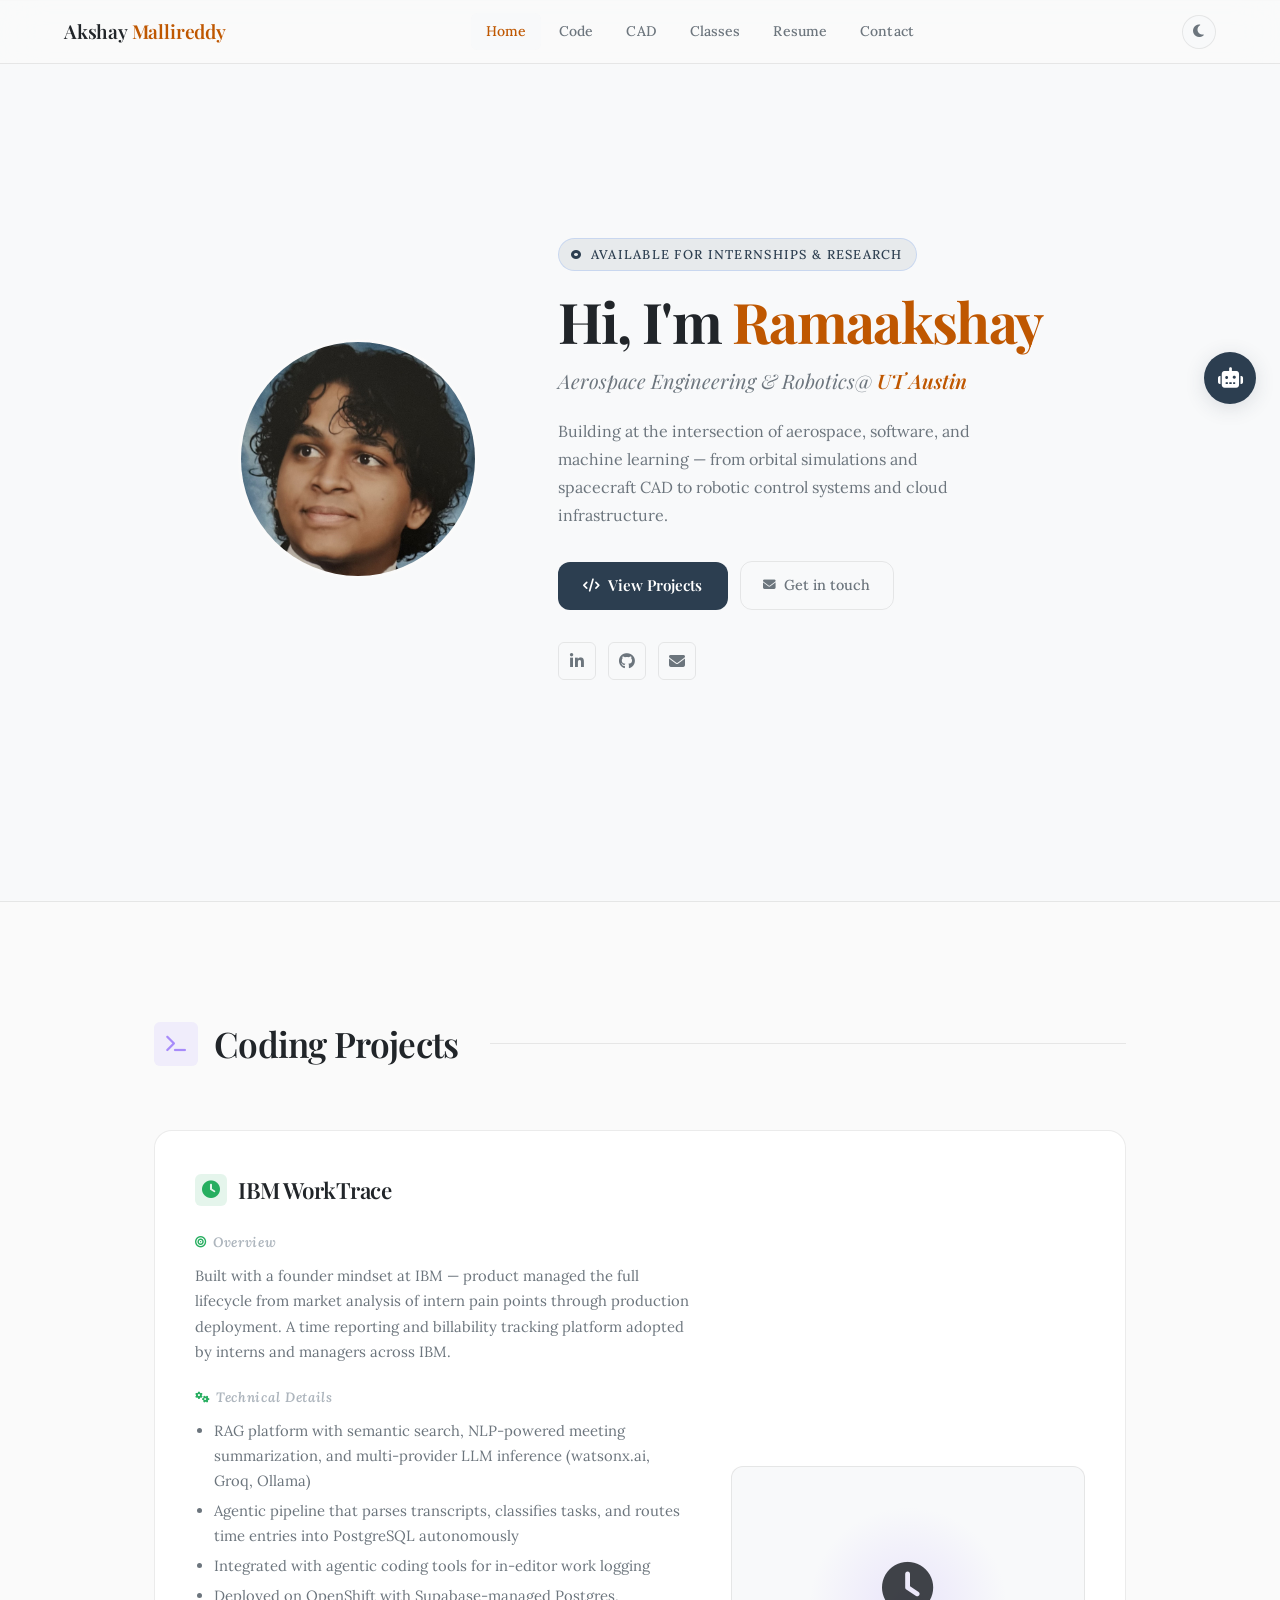
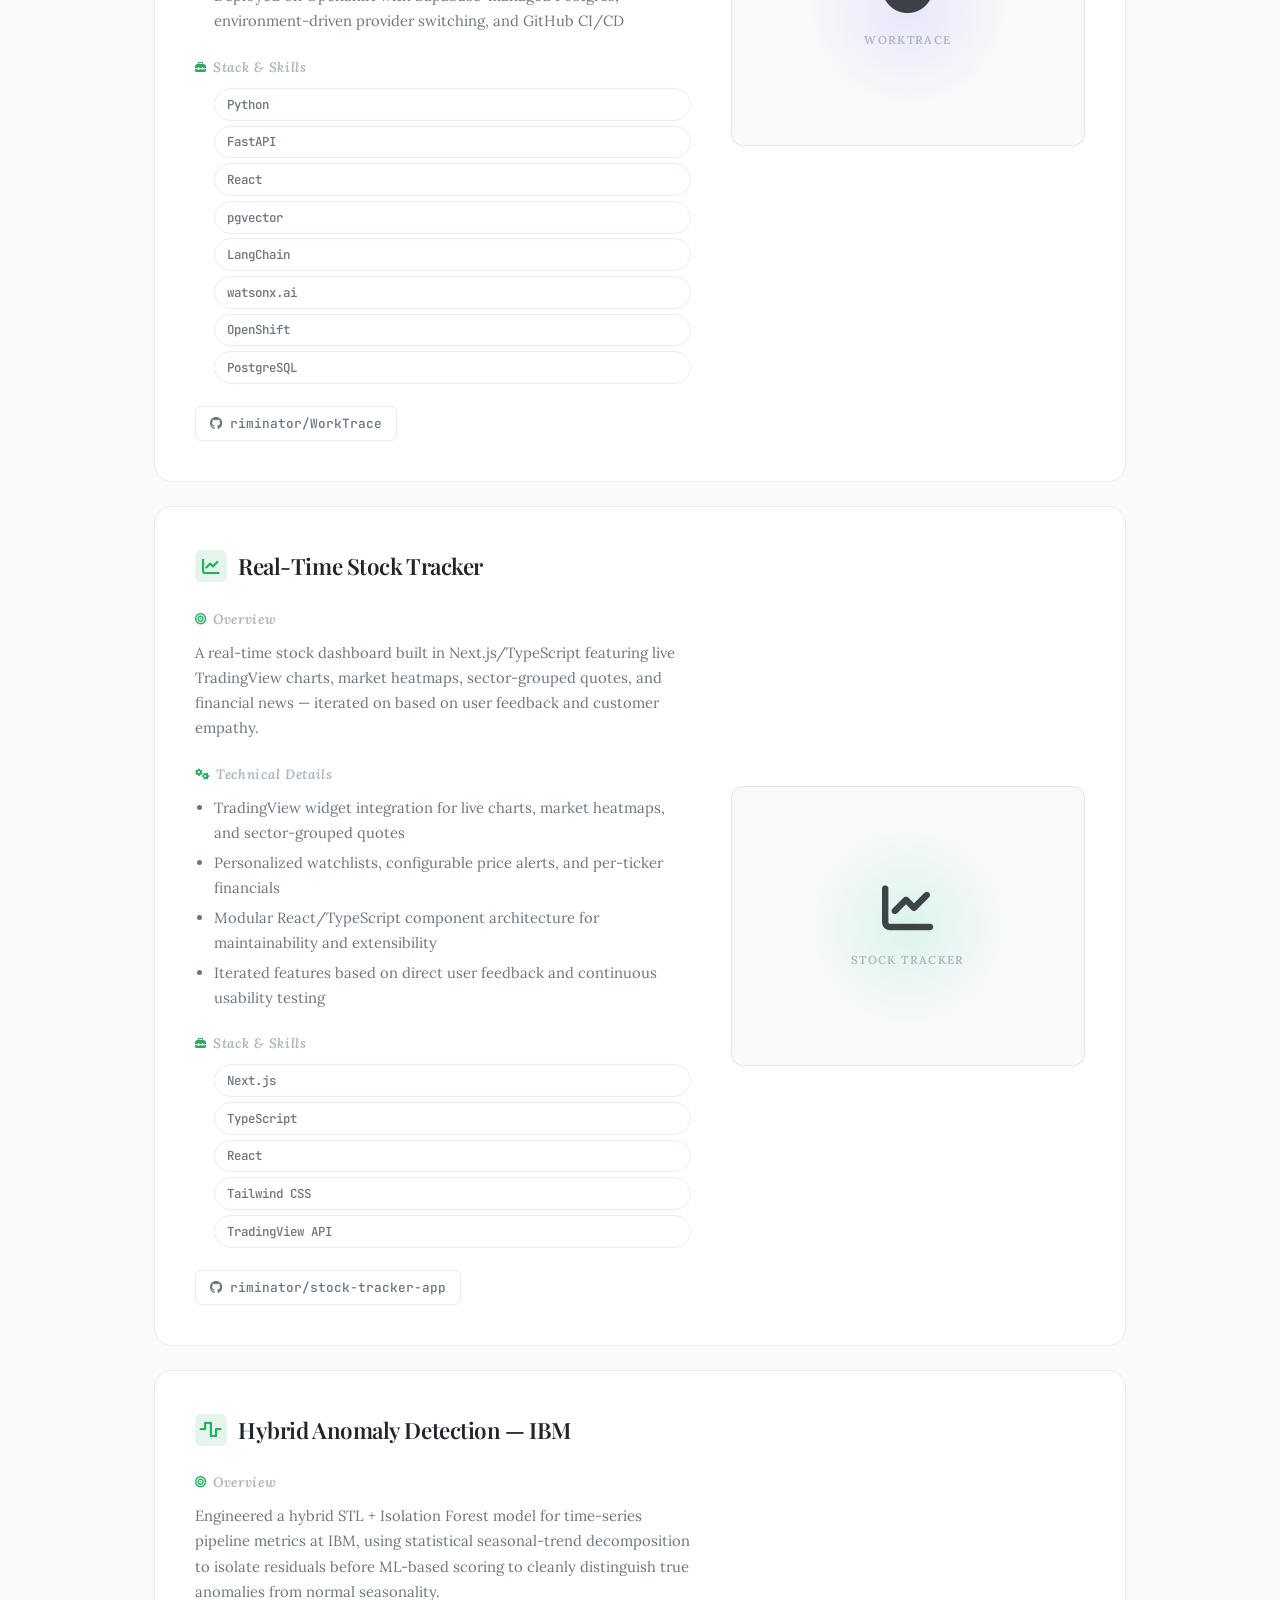
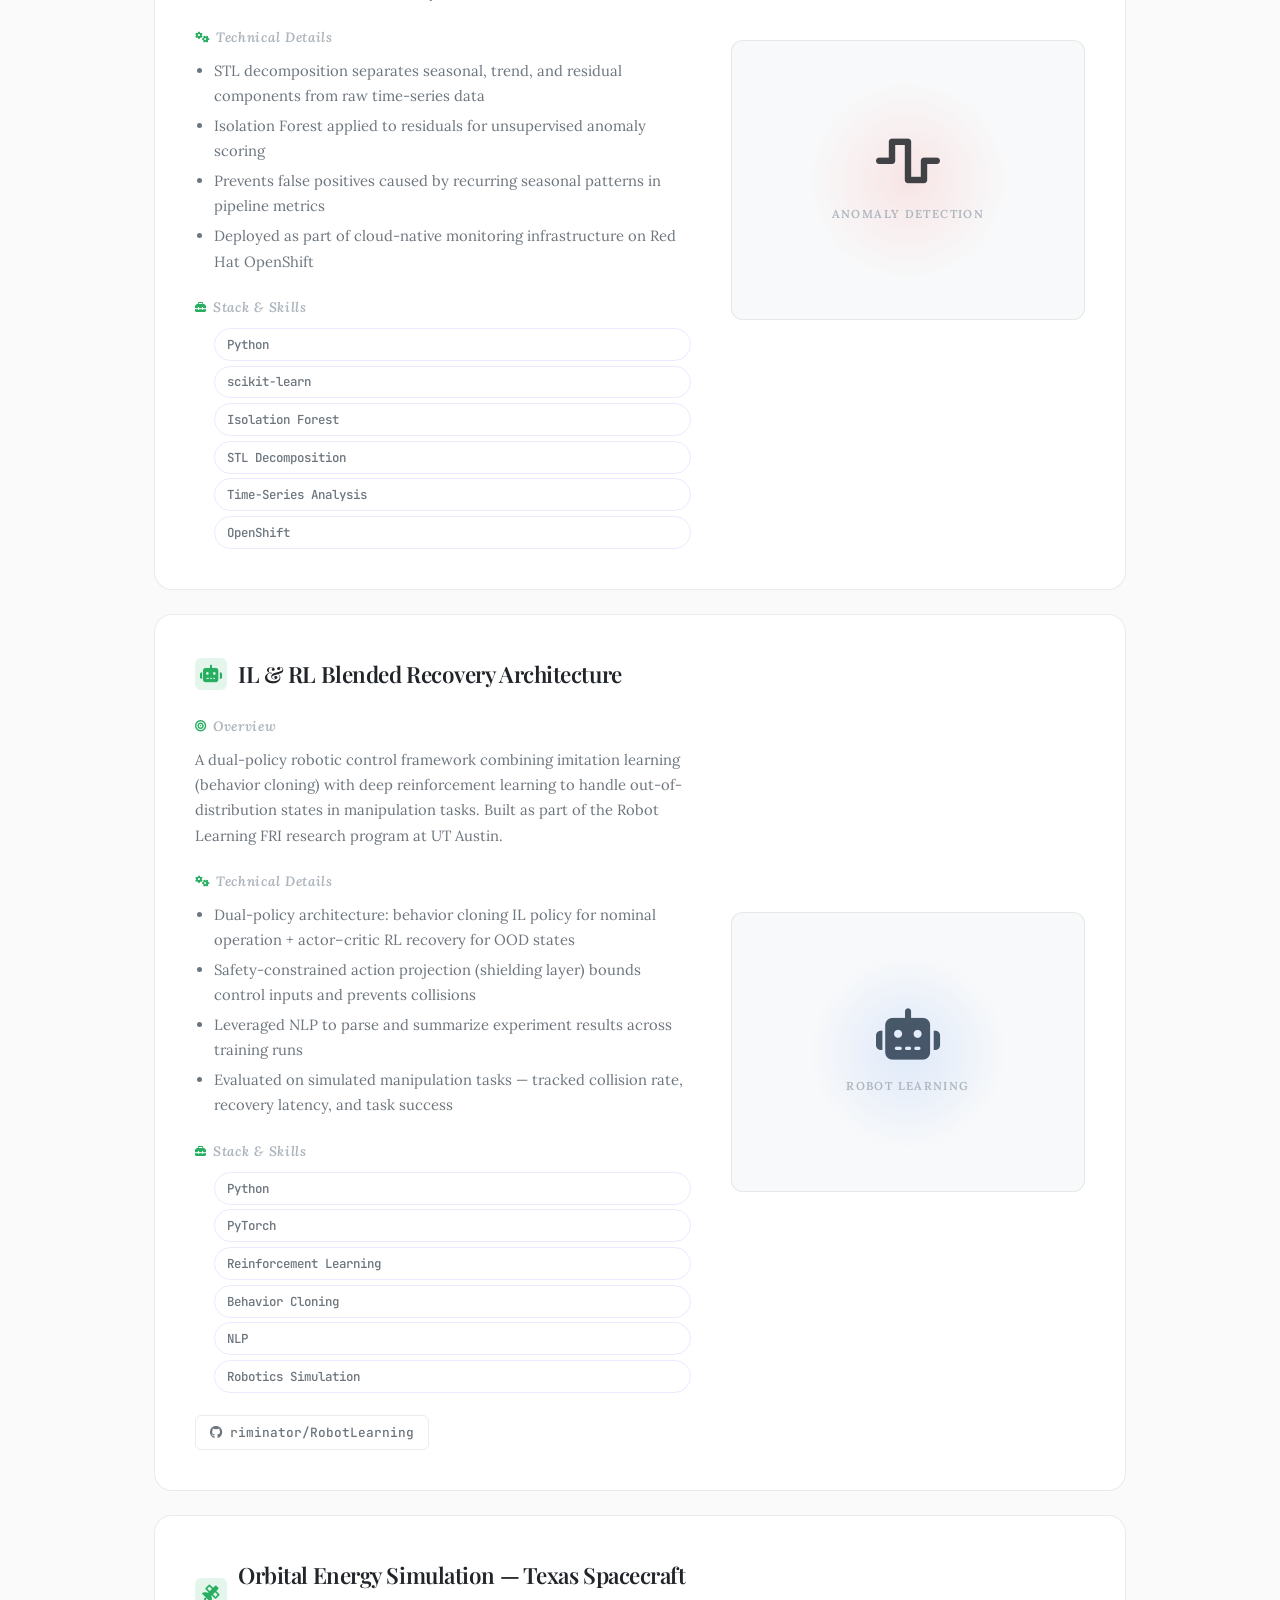
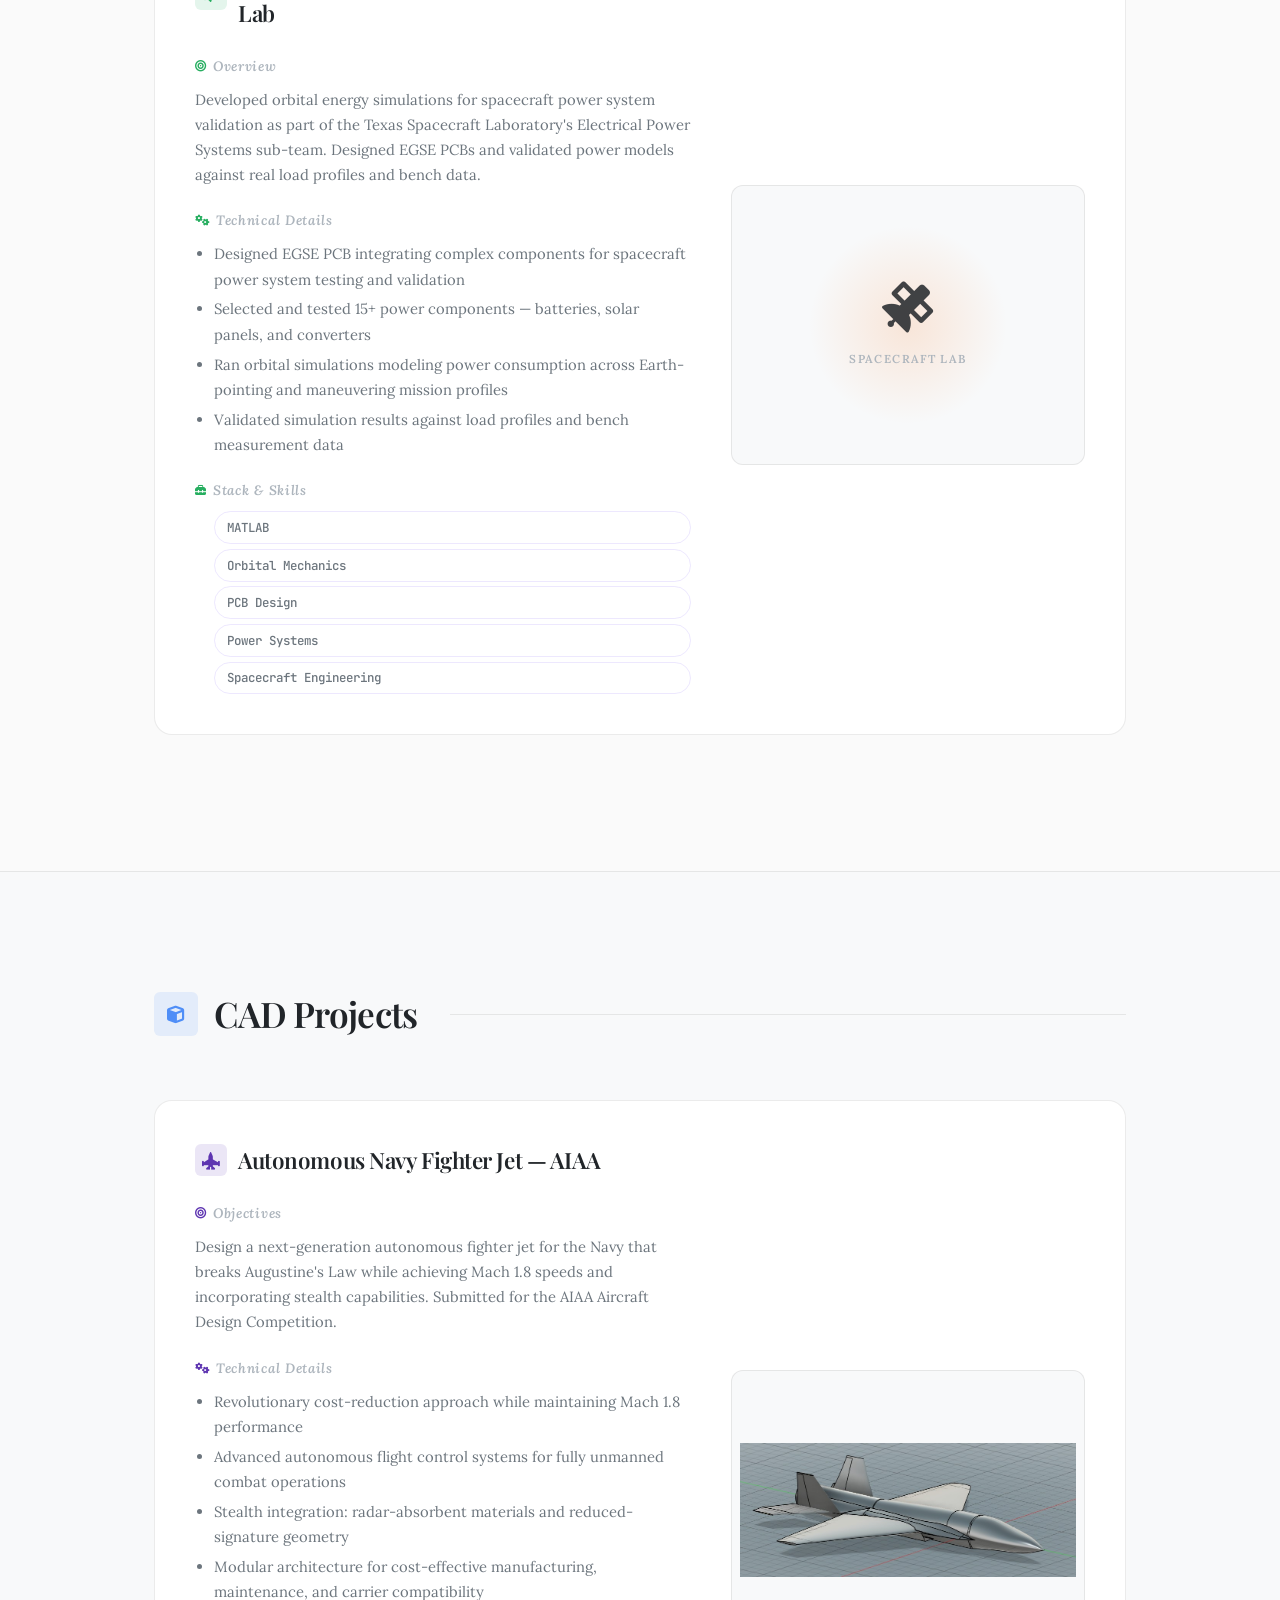
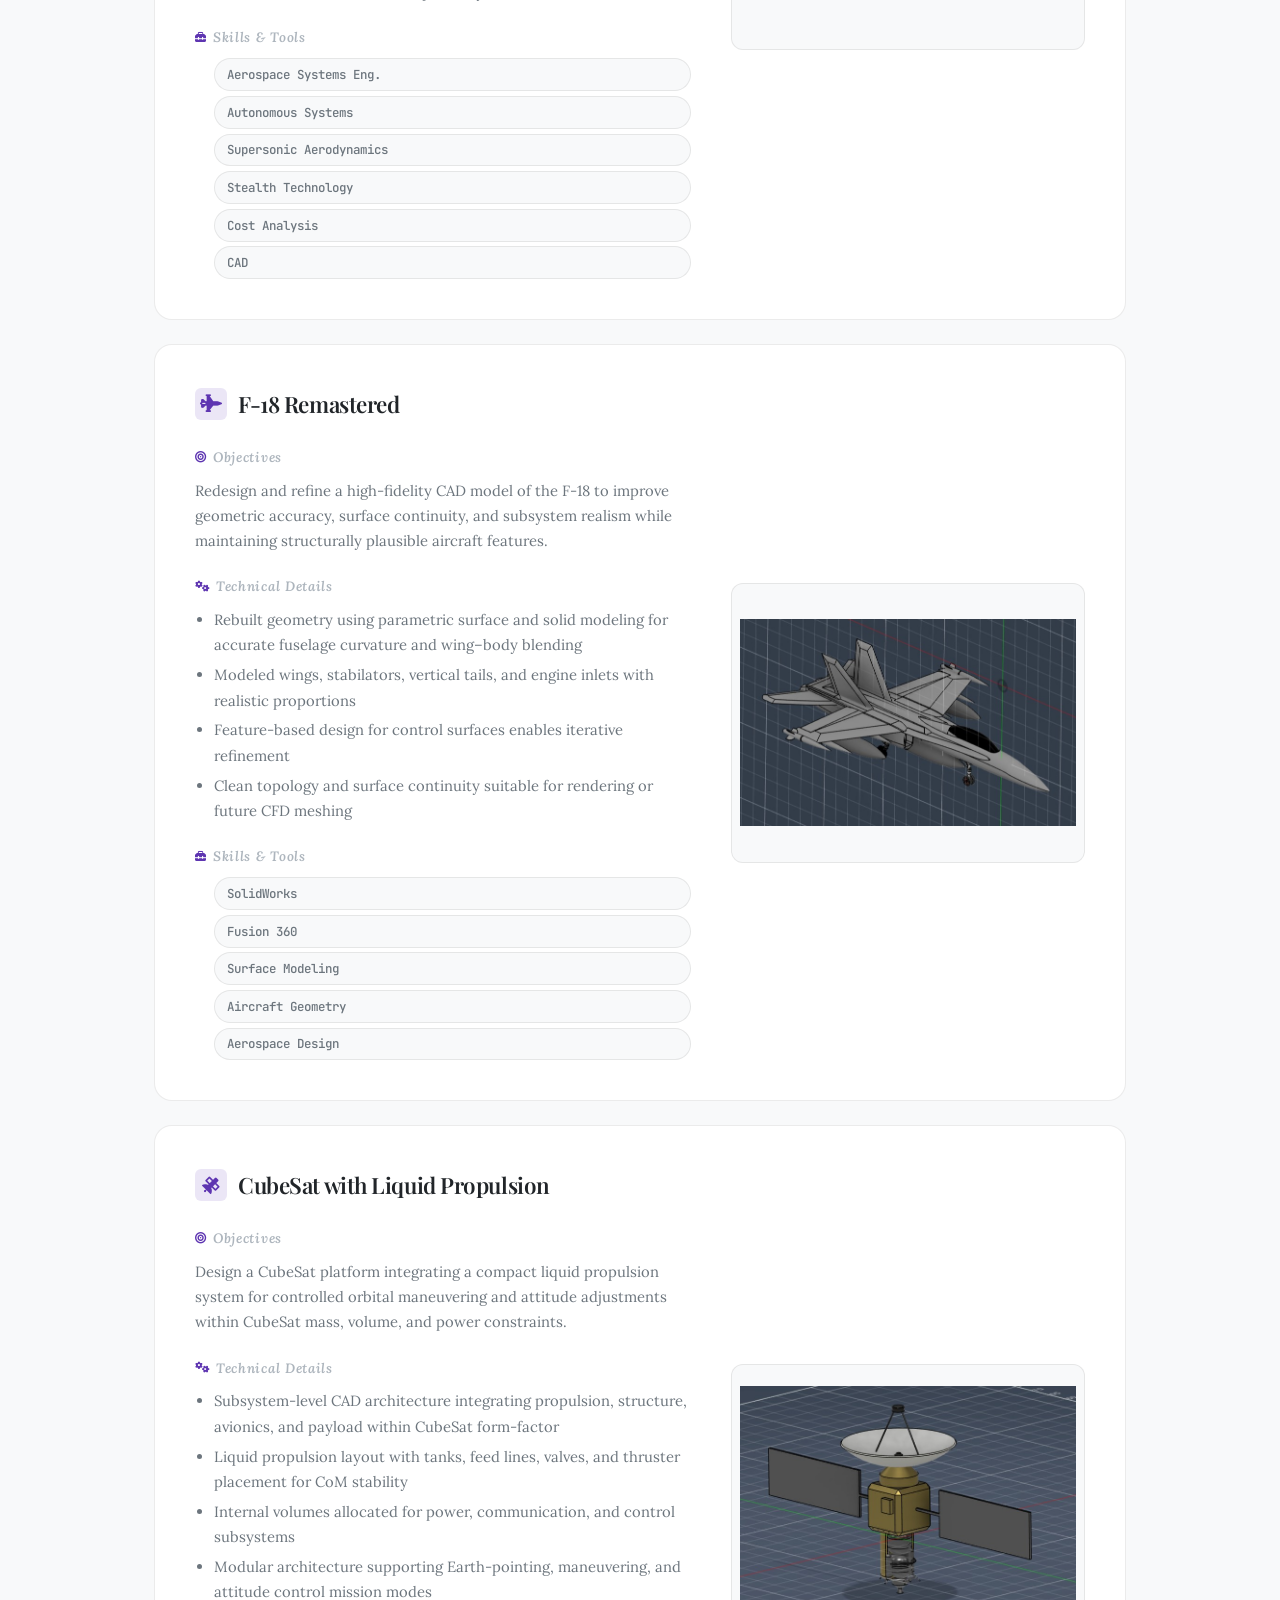
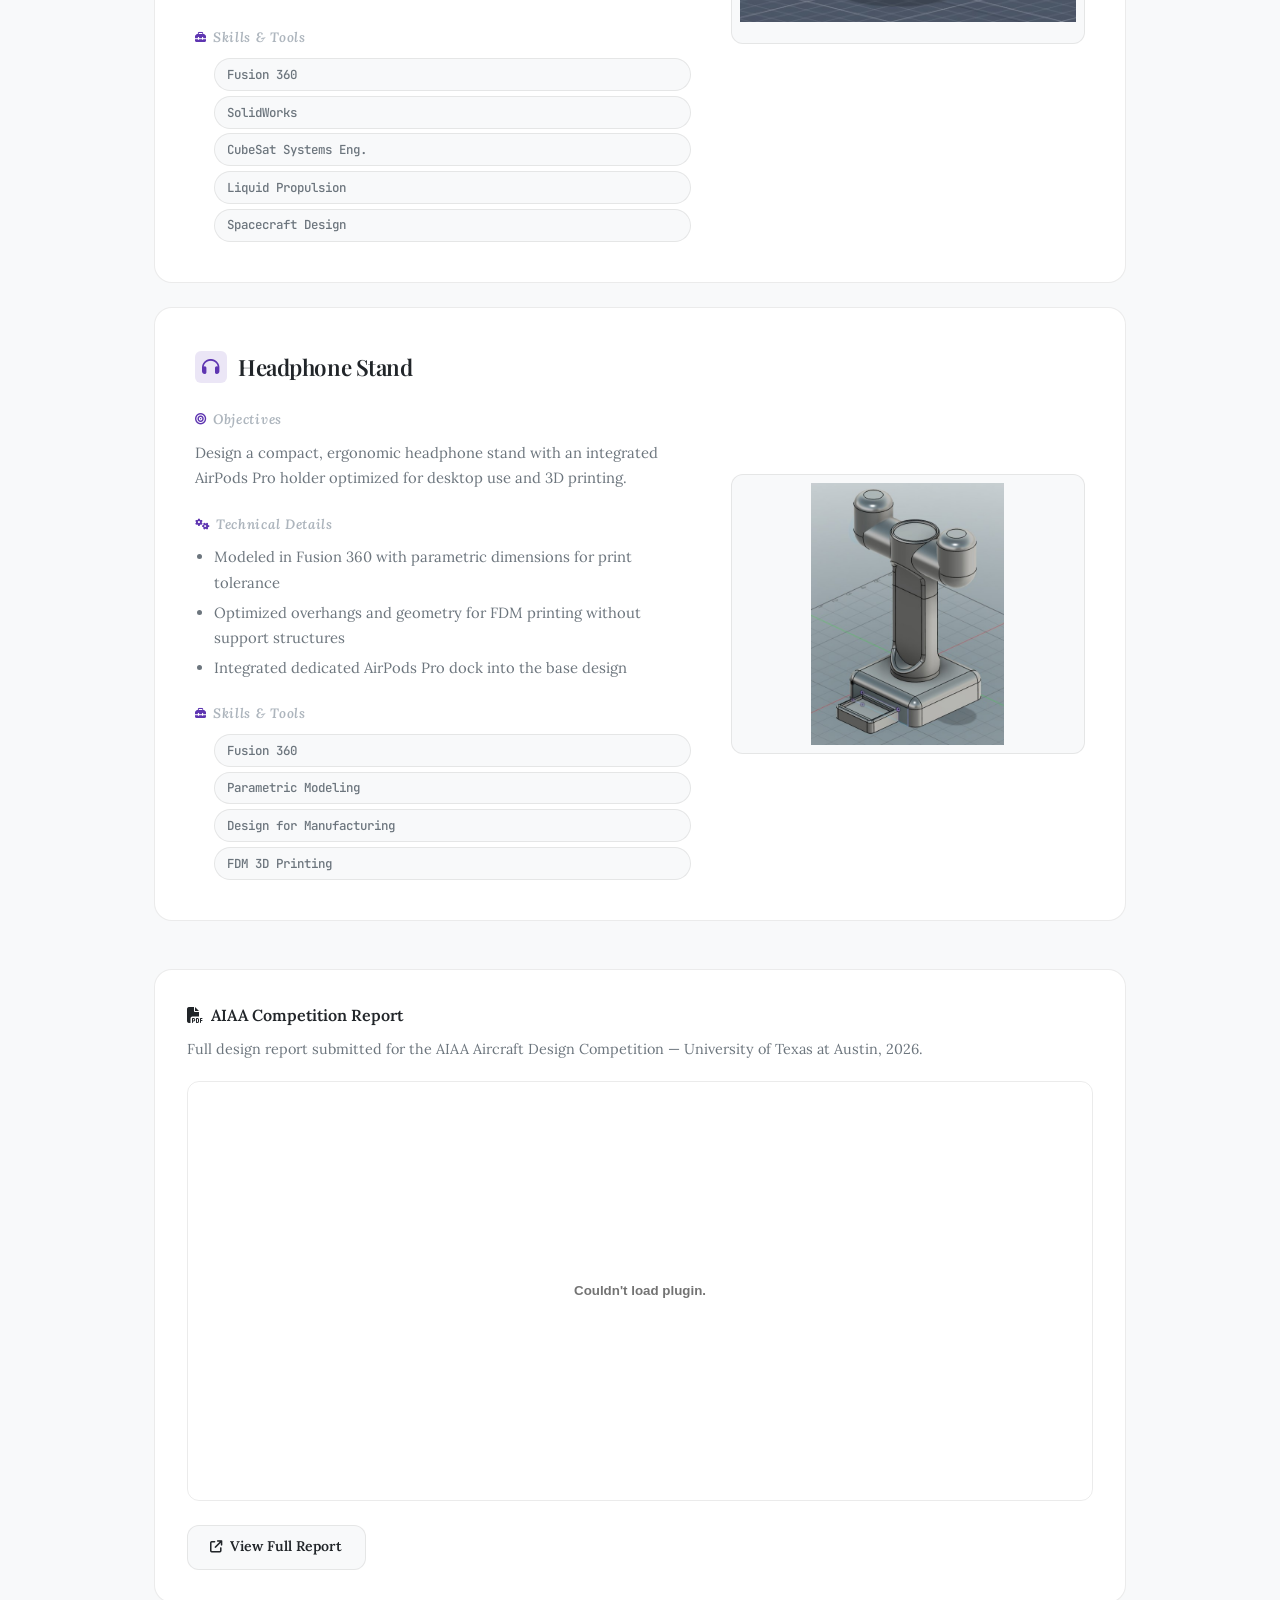
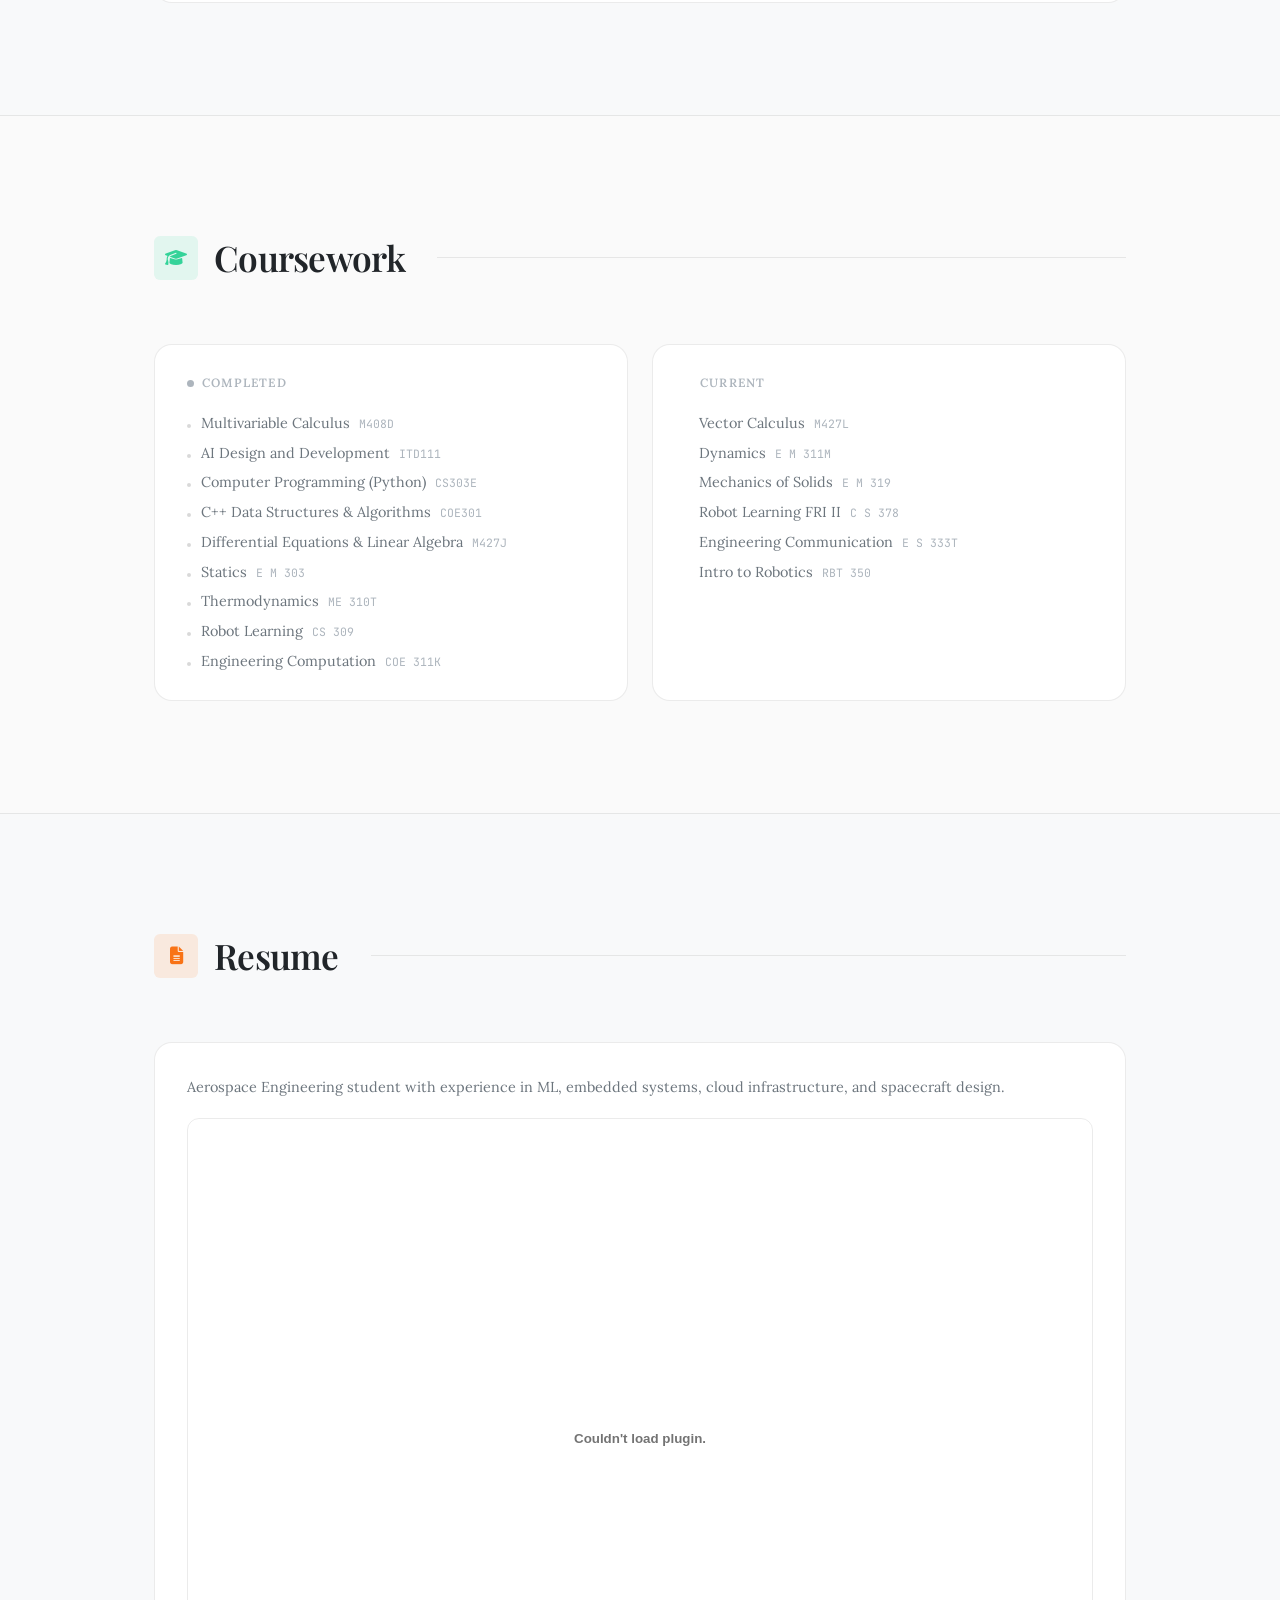
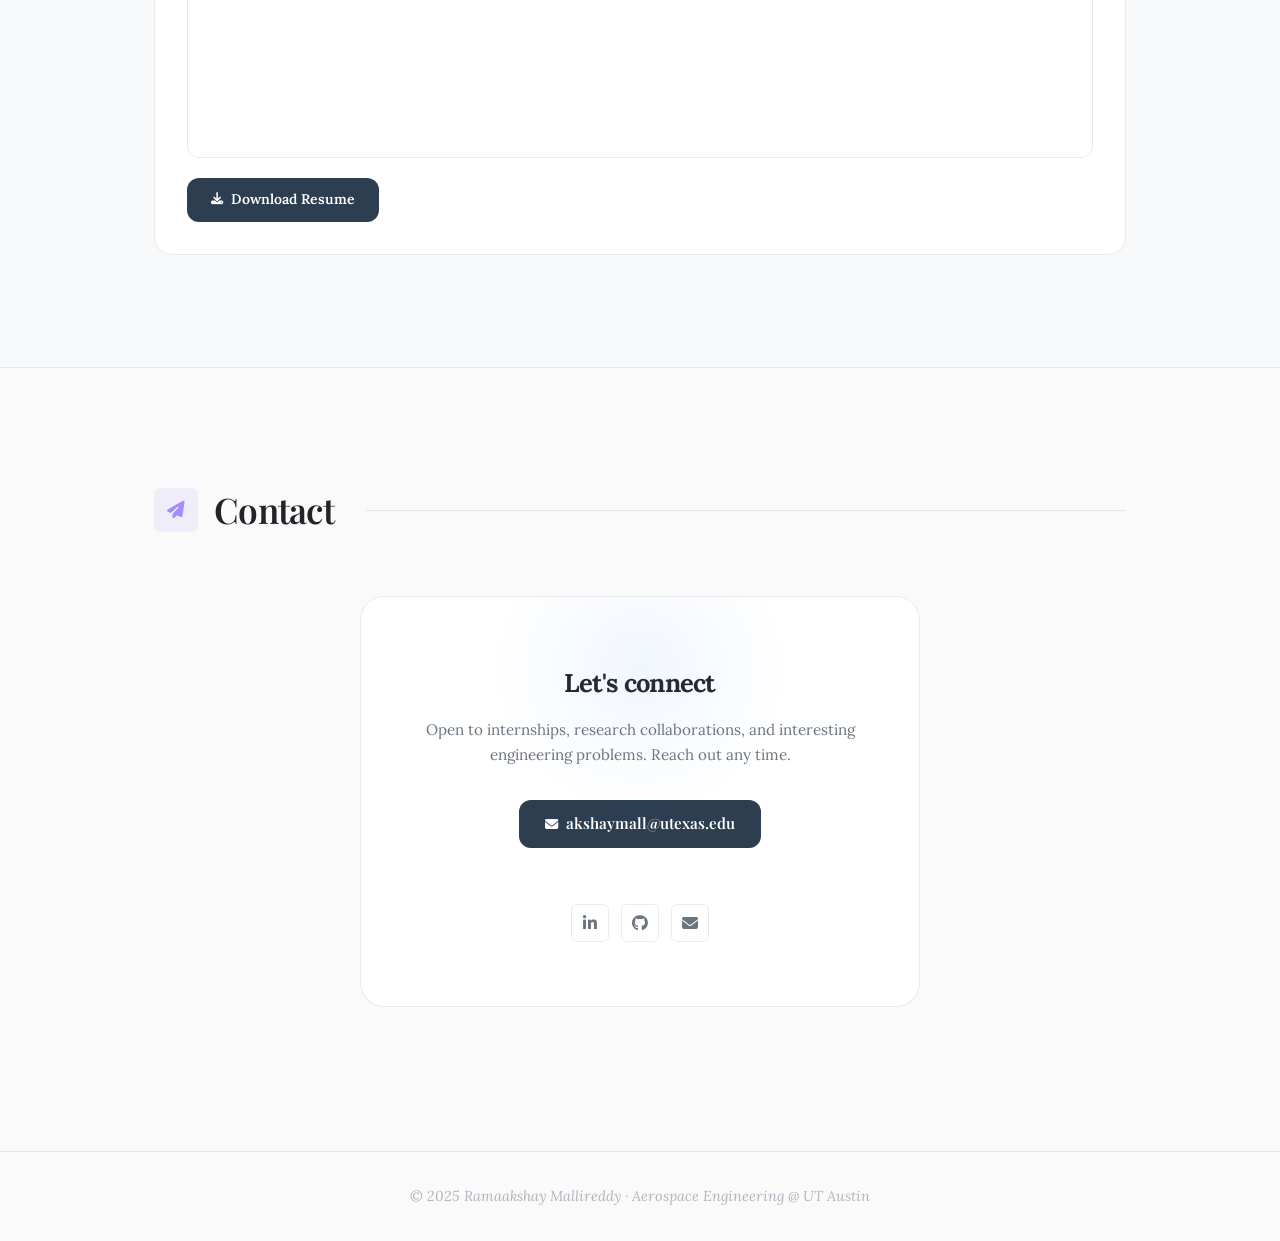
<file: Portfolio/static/index.html>
<!DOCTYPE html>
<html lang="en">
<head>
    <meta charset="UTF-8">
    <meta name="viewport" content="width=device-width, initial-scale=1.0">

    <!-- Fonts -->
    <link href="https://fonts.googleapis.com/css2?family=Playfair+Display:ital,wght@0,300;0,400;0,500;0,600;0,700;0,800;0,900;1,300;1,400;1,500;1,600;1,700;1,800;1,900&family=Lora:ital,wght@0,300;0,400;0,500;0,600;0,700;1,300;1,400;1,500;1,600;1,700&family=JetBrains+Mono:wght@400;500&display=swap" rel="stylesheet">

    <!-- Font Awesome -->
    <link rel="stylesheet" href="https://cdnjs.cloudflare.com/ajax/libs/font-awesome/6.5.2/css/all.min.css">

    <!-- CSS -->
    <link rel="stylesheet" href="style.css">

    <link rel="apple-touch-icon" sizes="180x180" href="assets/apple-touch-icon.png">
    <link rel="icon" type="image/png" sizes="32x32" href="assets/favicon-32x32.png">
    <link rel="icon" type="image/png" sizes="16x16" href="assets/favicon-16x16.png">
    <link rel="manifest" href="site.webmanifest">

    <title>Ramaakshay Mallireddy — Portfolio</title>
</head>
<body>

<!-- ─── HEADER ──────────────────────────────────────────────────────────── -->
<header>
    <a href="#home" class="logo">Akshay <span>Mallireddy</span></a>
    <nav>
        <a href="#home" class="active">Home</a>
        <a href="#Coding">Code</a>
        <a href="#CAD">CAD</a>
        <a href="#Classes">Classes</a>
        <a href="#Resume">Resume</a>
        <a href="#Contact">Contact</a>
    </nav>
    <button id="theme-toggle" aria-label="Toggle dark mode" title="Toggle dark / light mode">
        <i class="fas fa-moon" id="theme-icon"></i>
    </button>
</header>

<!-- ═══════════════════════════════════════════════════════════════════════ -->
<!-- BAND 1 — HOME                                                          -->
<!-- ═══════════════════════════════════════════════════════════════════════ -->
<div class="section-band">
<section class="home" id="home">
    <div class="home-img">
        <img src="assets/main.jpeg" alt="Akshay Mallireddy">
    </div>
    <div class="home-content">
        <div class="eyebrow">
            <i class="fas fa-circle-dot fa-xs"></i>
            Available for internships &amp; research
        </div>
        <h1>Hi, I'm <span>Ramaakshay</span></h1>
        <h3>Aerospace Engineering & Robotics@ <span>UT Austin</span></h3>
        <p>
            Building at the intersection of aerospace, software, and machine learning —
            from orbital simulations and spacecraft CAD to robotic control systems and cloud infrastructure.
        </p>
        <div class="home-actions">
            <a href="#Coding" class="btn-primary">
                <i class="fas fa-code fa-sm"></i> View Projects
            </a>
            <a href="#Contact" class="btn-ghost">
                <i class="fas fa-envelope fa-sm"></i> Get in touch
            </a>
        </div>
        <div class="social-row">
            <a href="https://www.linkedin.com/in/ramaakshay-mallireddy" target="_blank" title="LinkedIn">
                <i class="fab fa-linkedin-in"></i>
            </a>
            <a href="https://github.com/riminator" target="_blank" title="GitHub">
                <i class="fab fa-github"></i>
            </a>
            <a href="mailto:akshaymall@utexas.edu" title="Email">
                <i class="fas fa-envelope"></i>
            </a>
        </div>
    </div>
</section>
</div>

<!-- ═══════════════════════════════════════════════════════════════════════ -->
<!-- BAND 2 — CODING                                                        -->
<!-- ═══════════════════════════════════════════════════════════════════════ -->
<div class="section-band">
<section class="Coding" id="Coding">

    <div class="section-heading">
        <div class="icon-wrap" style="background:rgba(167,139,250,0.12); color:#a78bfa;">
            <i class="fas fa-terminal"></i>
        </div>
        <h1>Coding Projects</h1>
        <div class="line"></div>
    </div>

    <!-- WorkTrace -->
    <div class="project-card detailed">
        <div class="project-info">
            <h3>
                <i class="fas fa-clock"></i>
                IBM WorkTrace
            </h3>

            <div class="project-section">
                <h4><i class="fas fa-bullseye"></i> Overview</h4>
                <p>
                    Built with a founder mindset at IBM — product managed the full lifecycle from market analysis
                    of intern pain points through production deployment. A time reporting and billability
                    tracking platform adopted by interns and managers across IBM.
                </p>
            </div>

            <div class="project-section">
                <h4><i class="fas fa-gears"></i> Technical Details</h4>
                <ul>
                    <li>RAG platform with semantic search, NLP-powered meeting summarization, and multi-provider LLM inference (watsonx.ai, Groq, Ollama)</li>
                    <li>Agentic pipeline that parses transcripts, classifies tasks, and routes time entries into PostgreSQL autonomously</li>
                    <li>Integrated with agentic coding tools for in-editor work logging</li>
                    <li>Deployed on OpenShift with Supabase-managed Postgres, environment-driven provider switching, and GitHub CI/CD</li>
                </ul>
            </div>

            <div class="project-section">
                <h4><i class="fas fa-toolbox"></i> Stack &amp; Skills</h4>
                <ul class="skills">
                    <li>Python</li>
                    <li>FastAPI</li>
                    <li>React</li>
                    <li>pgvector</li>
                    <li>LangChain</li>
                    <li>watsonx.ai</li>
                    <li>OpenShift</li>
                    <li>PostgreSQL</li>
                </ul>
            </div>

            <div class="project-section">
                <a href="https://github.com/riminator/WorkTrace" target="_blank" class="github-link">
                    <i class="fab fa-github"></i> riminator/WorkTrace
                </a>
            </div>
        </div>

        <div class="project-media">
            <div class="project-icon-panel" style="--panel-glow: rgba(167,139,250,0.18);">
                <i class="fas fa-clock panel-icon"></i>
                <span class="panel-label">WorkTrace</span>
            </div>
        </div>
    </div>

    <!-- Stock Tracker -->
    <div class="project-card detailed">
        <div class="project-info">
            <h3>
                <i class="fas fa-chart-line"></i>
                Real-Time Stock Tracker
            </h3>

            <div class="project-section">
                <h4><i class="fas fa-bullseye"></i> Overview</h4>
                <p>
                    A real-time stock dashboard built in Next.js/TypeScript featuring live TradingView charts,
                    market heatmaps, sector-grouped quotes, and financial news — iterated on based on user
                    feedback and customer empathy.
                </p>
            </div>

            <div class="project-section">
                <h4><i class="fas fa-gears"></i> Technical Details</h4>
                <ul>
                    <li>TradingView widget integration for live charts, market heatmaps, and sector-grouped quotes</li>
                    <li>Personalized watchlists, configurable price alerts, and per-ticker financials</li>
                    <li>Modular React/TypeScript component architecture for maintainability and extensibility</li>
                    <li>Iterated features based on direct user feedback and continuous usability testing</li>
                </ul>
            </div>

            <div class="project-section">
                <h4><i class="fas fa-toolbox"></i> Stack &amp; Skills</h4>
                <ul class="skills">
                    <li>Next.js</li>
                    <li>TypeScript</li>
                    <li>React</li>
                    <li>Tailwind CSS</li>
                    <li>TradingView API</li>
                </ul>
            </div>

            <div class="project-section">
                <a href="https://github.com/riminator/stock-tracker-app" target="_blank" class="github-link">
                    <i class="fab fa-github"></i> riminator/stock-tracker-app
                </a>
            </div>
        </div>

        <div class="project-media">
            <div class="project-icon-panel" style="--panel-glow: rgba(52,211,153,0.15);">
                <i class="fas fa-chart-line panel-icon" style="color: var(--green);"></i>
                <span class="panel-label">Stock Tracker</span>
            </div>
        </div>
    </div>

    <!-- Anomaly Detection -->
    <div class="project-card detailed">
        <div class="project-info">
            <h3>
                <i class="fas fa-wave-square"></i>
                Hybrid Anomaly Detection — IBM
            </h3>

            <div class="project-section">
                <h4><i class="fas fa-bullseye"></i> Overview</h4>
                <p>
                    Engineered a hybrid STL + Isolation Forest model for time-series pipeline metrics at IBM,
                    using statistical seasonal-trend decomposition to isolate residuals before ML-based scoring
                    to cleanly distinguish true anomalies from normal seasonality.
                </p>
            </div>

            <div class="project-section">
                <h4><i class="fas fa-gears"></i> Technical Details</h4>
                <ul>
                    <li>STL decomposition separates seasonal, trend, and residual components from raw time-series data</li>
                    <li>Isolation Forest applied to residuals for unsupervised anomaly scoring</li>
                    <li>Prevents false positives caused by recurring seasonal patterns in pipeline metrics</li>
                    <li>Deployed as part of cloud-native monitoring infrastructure on Red Hat OpenShift</li>
                </ul>
            </div>

            <div class="project-section">
                <h4><i class="fas fa-toolbox"></i> Stack &amp; Skills</h4>
                <ul class="skills">
                    <li>Python</li>
                    <li>scikit-learn</li>
                    <li>Isolation Forest</li>
                    <li>STL Decomposition</li>
                    <li>Time-Series Analysis</li>
                    <li>OpenShift</li>
                </ul>
            </div>

        </div>

        <div class="project-media">
            <div class="project-icon-panel" style="--panel-glow: rgba(248,113,113,0.15);">
                <i class="fas fa-wave-square panel-icon" style="color: var(--red);"></i>
                <span class="panel-label">Anomaly Detection</span>
            </div>
        </div>
    </div>

    <!-- IL & RL Robotic Control -->
    <div class="project-card detailed">
        <div class="project-info">
            <h3>
                <i class="fas fa-robot"></i>
                IL &amp; RL Blended Recovery Architecture
            </h3>

            <div class="project-section">
                <h4><i class="fas fa-bullseye"></i> Overview</h4>
                <p>
                    A dual-policy robotic control framework combining imitation learning (behavior cloning)
                    with deep reinforcement learning to handle out-of-distribution states in manipulation tasks.
                    Built as part of the Robot Learning FRI research program at UT Austin.
                </p>
            </div>

            <div class="project-section">
                <h4><i class="fas fa-gears"></i> Technical Details</h4>
                <ul>
                    <li>Dual-policy architecture: behavior cloning IL policy for nominal operation + actor–critic RL recovery for OOD states</li>
                    <li>Safety-constrained action projection (shielding layer) bounds control inputs and prevents collisions</li>
                    <li>Leveraged NLP to parse and summarize experiment results across training runs</li>
                    <li>Evaluated on simulated manipulation tasks — tracked collision rate, recovery latency, and task success</li>
                </ul>
            </div>

            <div class="project-section">
                <h4><i class="fas fa-toolbox"></i> Stack &amp; Skills</h4>
                <ul class="skills">
                    <li>Python</li>
                    <li>PyTorch</li>
                    <li>Reinforcement Learning</li>
                    <li>Behavior Cloning</li>
                    <li>NLP</li>
                    <li>Robotics Simulation</li>
                </ul>
            </div>

            <div class="project-section">
                <a href="https://github.com/riminator/RobotLearning" target="_blank" class="github-link">
                    <i class="fab fa-github"></i> riminator/RobotLearning
                </a>
            </div>
        </div>

        <div class="project-media">
            <div class="project-icon-panel" style="--panel-glow: rgba(79,142,247,0.15);">
                <i class="fas fa-robot panel-icon" style="color: var(--blue);"></i>
                <span class="panel-label">Robot Learning</span>
            </div>
        </div>
    </div>

    <!-- Orbital Energy Simulation -->
    <div class="project-card detailed">
        <div class="project-info">
            <h3>
                <i class="fas fa-satellite"></i>
                Orbital Energy Simulation — Texas Spacecraft Lab
            </h3>

            <div class="project-section">
                <h4><i class="fas fa-bullseye"></i> Overview</h4>
                <p>
                    Developed orbital energy simulations for spacecraft power system validation as part of
                    the Texas Spacecraft Laboratory's Electrical Power Systems sub-team. Designed EGSE PCBs
                    and validated power models against real load profiles and bench data.
                </p>
            </div>

            <div class="project-section">
                <h4><i class="fas fa-gears"></i> Technical Details</h4>
                <ul>
                    <li>Designed EGSE PCB integrating complex components for spacecraft power system testing and validation</li>
                    <li>Selected and tested 15+ power components — batteries, solar panels, and converters</li>
                    <li>Ran orbital simulations modeling power consumption across Earth-pointing and maneuvering mission profiles</li>
                    <li>Validated simulation results against load profiles and bench measurement data</li>
                </ul>
            </div>

            <div class="project-section">
                <h4><i class="fas fa-toolbox"></i> Stack &amp; Skills</h4>
                <ul class="skills">
                    <li>MATLAB</li>
                    <li>Orbital Mechanics</li>
                    <li>PCB Design</li>
                    <li>Power Systems</li>
                    <li>Spacecraft Engineering</li>
                </ul>
            </div>

        </div>

        <div class="project-media">
            <div class="project-icon-panel" style="--panel-glow: rgba(249,115,22,0.15);">
                <i class="fas fa-satellite panel-icon" style="color: var(--orange);"></i>
                <span class="panel-label">Spacecraft Lab</span>
            </div>
        </div>
    </div>

</section>
</div>

<!-- ═══════════════════════════════════════════════════════════════════════ -->
<!-- BAND 3 — CAD                                                           -->
<!-- ═══════════════════════════════════════════════════════════════════════ -->
<div class="section-band">
<section class="CAD" id="CAD">

    <div class="section-heading">
        <div class="icon-wrap" style="background:rgba(79,142,247,0.12); color:#4f8ef7;">
            <i class="fas fa-cube"></i>
        </div>
        <h1>CAD Projects</h1>
        <div class="line"></div>
    </div>

    <!-- Autonomous Navy Fighter Jet -->
    <div class="project-card detailed">
        <div class="project-info">
            <h3>
                <i class="fas fa-jet-fighter-up"></i>
                Autonomous Navy Fighter Jet — AIAA
            </h3>

            <div class="project-section">
                <h4><i class="fas fa-bullseye"></i> Objectives</h4>
                <p>
                    Design a next-generation autonomous fighter jet for the Navy that breaks Augustine's Law
                    while achieving Mach 1.8 speeds and incorporating stealth capabilities.
                    Submitted for the AIAA Aircraft Design Competition.
                </p>
            </div>

            <div class="project-section">
                <h4><i class="fas fa-gears"></i> Technical Details</h4>
                <ul>
                    <li>Revolutionary cost-reduction approach while maintaining Mach 1.8 performance</li>
                    <li>Advanced autonomous flight control systems for fully unmanned combat operations</li>
                    <li>Stealth integration: radar-absorbent materials and reduced-signature geometry</li>
                    <li>Modular architecture for cost-effective manufacturing, maintenance, and carrier compatibility</li>
                </ul>
            </div>

            <div class="project-section">
                <h4><i class="fas fa-toolbox"></i> Skills &amp; Tools</h4>
                <ul class="skills">
                    <li>Aerospace Systems Eng.</li>
                    <li>Autonomous Systems</li>
                    <li>Supersonic Aerodynamics</li>
                    <li>Stealth Technology</li>
                    <li>Cost Analysis</li>
                    <li>CAD</li>
                </ul>
            </div>
        </div>

        <div class="project-media">
            <img src="assets/project_4.jpg" alt="Autonomous Navy Fighter Jet">
        </div>
    </div>

    <!-- F-18 Remastered -->
    <div class="project-card detailed">
        <div class="project-info">
            <h3>
                <i class="fas fa-fighter-jet"></i>
                F-18 Remastered
            </h3>

            <div class="project-section">
                <h4><i class="fas fa-bullseye"></i> Objectives</h4>
                <p>
                    Redesign and refine a high-fidelity CAD model of the F-18 to improve geometric accuracy,
                    surface continuity, and subsystem realism while maintaining structurally plausible aircraft features.
                </p>
            </div>

            <div class="project-section">
                <h4><i class="fas fa-gears"></i> Technical Details</h4>
                <ul>
                    <li>Rebuilt geometry using parametric surface and solid modeling for accurate fuselage curvature and wing–body blending</li>
                    <li>Modeled wings, stabilators, vertical tails, and engine inlets with realistic proportions</li>
                    <li>Feature-based design for control surfaces enables iterative refinement</li>
                    <li>Clean topology and surface continuity suitable for rendering or future CFD meshing</li>
                </ul>
            </div>

            <div class="project-section">
                <h4><i class="fas fa-toolbox"></i> Skills &amp; Tools</h4>
                <ul class="skills">
                    <li>SolidWorks</li>
                    <li>Fusion 360</li>
                    <li>Surface Modeling</li>
                    <li>Aircraft Geometry</li>
                    <li>Aerospace Design</li>
                </ul>
            </div>
        </div>

        <div class="project-media">
            <img src="assets/project_2.jpg" alt="F-18 Remastered">
        </div>
    </div>

    <!-- CubeSat -->
    <div class="project-card detailed">
        <div class="project-info">
            <h3>
                <i class="fas fa-satellite"></i>
                CubeSat with Liquid Propulsion
            </h3>

            <div class="project-section">
                <h4><i class="fas fa-bullseye"></i> Objectives</h4>
                <p>
                    Design a CubeSat platform integrating a compact liquid propulsion system for controlled
                    orbital maneuvering and attitude adjustments within CubeSat mass, volume, and power constraints.
                </p>
            </div>

            <div class="project-section">
                <h4><i class="fas fa-gears"></i> Technical Details</h4>
                <ul>
                    <li>Subsystem-level CAD architecture integrating propulsion, structure, avionics, and payload within CubeSat form-factor</li>
                    <li>Liquid propulsion layout with tanks, feed lines, valves, and thruster placement for CoM stability</li>
                    <li>Internal volumes allocated for power, communication, and control subsystems</li>
                    <li>Modular architecture supporting Earth-pointing, maneuvering, and attitude control mission modes</li>
                </ul>
            </div>

            <div class="project-section">
                <h4><i class="fas fa-toolbox"></i> Skills &amp; Tools</h4>
                <ul class="skills">
                    <li>Fusion 360</li>
                    <li>SolidWorks</li>
                    <li>CubeSat Systems Eng.</li>
                    <li>Liquid Propulsion</li>
                    <li>Spacecraft Design</li>
                </ul>
            </div>
        </div>

        <div class="project-media">
            <img src="assets/project_3.jpg" alt="CubeSat CAD">
        </div>
    </div>

    <!-- Headphone Stand -->
    <div class="project-card detailed">
        <div class="project-info">
            <h3>
                <i class="fas fa-headphones"></i>
                Headphone Stand
            </h3>

            <div class="project-section">
                <h4><i class="fas fa-bullseye"></i> Objectives</h4>
                <p>
                    Design a compact, ergonomic headphone stand with an integrated
                    AirPods Pro holder optimized for desktop use and 3D printing.
                </p>
            </div>

            <div class="project-section">
                <h4><i class="fas fa-gears"></i> Technical Details</h4>
                <ul>
                    <li>Modeled in Fusion 360 with parametric dimensions for print tolerance</li>
                    <li>Optimized overhangs and geometry for FDM printing without support structures</li>
                    <li>Integrated dedicated AirPods Pro dock into the base design</li>
                </ul>
            </div>

            <div class="project-section">
                <h4><i class="fas fa-toolbox"></i> Skills &amp; Tools</h4>
                <ul class="skills">
                    <li>Fusion 360</li>
                    <li>Parametric Modeling</li>
                    <li>Design for Manufacturing</li>
                    <li>FDM 3D Printing</li>
                </ul>
            </div>
        </div>

        <div class="project-media">
            <img src="assets/project_1.jpg" alt="Headphone Stand CAD">
        </div>
    </div>

    <div class="report-section">
        <h4><i class="fas fa-file-pdf"></i> AIAA Competition Report</h4>
        <p>Full design report submitted for the AIAA Aircraft Design Competition — University of Texas at Austin, 2026.</p>
        <embed src="assets/2026_The University of Texas at Austin_DESIGN_REPORT.pdf" type="application/pdf" width="100%" height="420px" />
        <a href="assets/2026_The University of Texas at Austin_DESIGN_REPORT.pdf" target="_blank" class="btn">
            <i class="fas fa-arrow-up-right-from-square fa-sm"></i> View Full Report
        </a>
    </div>

</section>
</div>

<!-- ═══════════════════════════════════════════════════════════════════════ -->
<!-- BAND 4 — CLASSES                                                       -->
<!-- ═══════════════════════════════════════════════════════════════════════ -->
<div class="section-band">
<section class="Classes" id="Classes">

    <div class="section-heading">
        <div class="icon-wrap" style="background:rgba(52,211,153,0.12); color:#34d399;">
            <i class="fas fa-graduation-cap"></i>
        </div>
        <h1>Coursework</h1>
        <div class="line"></div>
    </div>

    <div class="classes-grid">
        <div class="classes-card completed">
            <h2><span class="dot"></span> Completed</h2>
            <ul>
                <li><span>Multivariable Calculus</span><span class="course-code">M408D</span></li>
                <li><span>AI Design and Development</span><span class="course-code">ITD111</span></li>
                <li><span>Computer Programming (Python)</span><span class="course-code">CS303E</span></li>
                <li><span>C++ Data Structures &amp; Algorithms</span><span class="course-code">COE301</span></li>
                <li><span>Differential Equations &amp; Linear Algebra</span><span class="course-code">M427J</span></li>
                <li><span>Statics</span><span class="course-code">E M 303</span></li>
                <li><span>Thermodynamics</span><span class="course-code">ME 310T</span></li>
                <li><span>Robot Learning</span><span class="course-code">CS 309</span></li>
                <li><span>Engineering Computation</span><span class="course-code">COE 311K</span></li>
            </ul>
        </div>
        <div class="classes-card current">
            <h2><span class="dot"></span> Current</h2>
            <ul>
                <li><span>Vector Calculus</span><span class="course-code">M427L</span></li>
                <li><span>Dynamics</span><span class="course-code">E M 311M</span></li>
                <li><span>Mechanics of Solids</span><span class="course-code">E M 319</span></li>
                <li><span>Robot Learning FRI II</span><span class="course-code">C S 378</span></li>
                <li><span>Engineering Communication</span><span class="course-code">E S 333T</span></li>
                <li><span>Intro to Robotics</span><span class="course-code">RBT 350</span></li>
            </ul>
        </div>
    </div>

</section>
</div>

<!-- ═══════════════════════════════════════════════════════════════════════ -->
<!-- BAND 5 — RESUME                                                        -->
<!-- ═══════════════════════════════════════════════════════════════════════ -->
<div class="section-band">
<section class="Resume" id="Resume">

    <div class="section-heading">
        <div class="icon-wrap" style="background:rgba(249,115,22,0.12); color:#f97316;">
            <i class="fas fa-file-lines"></i>
        </div>
        <h1>Resume</h1>
        <div class="line"></div>
    </div>

    <div class="resume-wrapper">
        <p>Aerospace Engineering student with experience in ML, embedded systems, cloud infrastructure, and spacecraft design.</p>
        <embed src="assets/Ramaakshay_Mallireddy_Resume_Portfolio.pdf" type="application/pdf" width="100%" height="640px" />
        <a href="assets/Ramaakshay_Mallireddy_Resume_Portfolio.pdf" target="_blank" class="btn">
            <i class="fas fa-download fa-sm"></i> Download Resume
        </a>
    </div>

</section>
</div>

<!-- ═══════════════════════════════════════════════════════════════════════ -->
<!-- BAND 6 — CONTACT                                                       -->
<!-- ═══════════════════════════════════════════════════════════════════════ -->
<div class="section-band">
<section class="Contact" id="Contact">

    <div class="section-heading">
        <div class="icon-wrap" style="background:rgba(167,139,250,0.12); color:#a78bfa;">
            <i class="fas fa-paper-plane"></i>
        </div>
        <h1>Contact</h1>
        <div class="line"></div>
    </div>

    <div class="contact-inner">
        <h2>Let's connect</h2>
        <p>Open to internships, research collaborations, and interesting engineering problems. Reach out any time.</p>
        <a href="mailto:akshaymall@utexas.edu" class="btn-primary">
            <i class="fas fa-envelope fa-sm"></i> akshaymall@utexas.edu
        </a>
        <div class="social-row" style="margin-top: 1.5rem; justify-content: center;">
            <a href="https://www.linkedin.com/in/ramaakshay-mallireddy" target="_blank" title="LinkedIn">
                <i class="fab fa-linkedin-in"></i>
            </a>
            <a href="https://github.com/riminator" target="_blank" title="GitHub">
                <i class="fab fa-github"></i>
            </a>
            <a href="mailto:akshaymall@utexas.edu" title="Email">
                <i class="fas fa-envelope"></i>
            </a>
        </div>
    </div>

</section>
</div>

<footer>
    <p>© 2025 Ramaakshay Mallireddy · Aerospace Engineering @ UT Austin</p>
</footer>

<!-- ─── FLOATING AI TWIN CHAT BUBBLE ────────────────────────────────────── -->
<div id="twin-bubble">
    <!-- Toggle button -->
    <button id="twin-toggle" aria-label="Chat with AI twin" title="Chat with my AI twin">
        <i class="fas fa-robot" id="twin-icon-open"></i>
        <i class="fas fa-xmark" id="twin-icon-close" style="display:none;"></i>
    </button>

    <!-- Chat panel -->
    <div id="twin-panel" aria-live="polite">
        <div id="twin-header">
            <div id="twin-header-left">
                <span id="twin-avatar"><i class="fas fa-robot"></i></span>
                <div>
                    <div id="twin-name">Akshay's AI Twin</div>
                    <div id="twin-status"><span id="twin-dot"></span>Online</div>
                </div>
            </div>
            <button id="twin-close-btn" aria-label="Close chat">
                <i class="fas fa-xmark"></i>
            </button>
        </div>

        <div id="twin-messages">
            <div class="twin-msg bot">
                <span class="twin-msg-text">Hi! I'm Akshay's AI twin. Ask me anything about his background, skills, or projects.</span>
            </div>
        </div>

        <div id="twin-input-row">
            <input id="twin-input" type="text" placeholder="Ask me anything…" autocomplete="off" />
            <button id="twin-send" aria-label="Send">
                <i class="fas fa-paper-plane"></i>
            </button>
        </div>
    </div>
</div>

<script>
    // ── Theme toggle ────────────────────────────────────────────────────────
    const themeBtn  = document.getElementById("theme-toggle");
    const themeIcon = document.getElementById("theme-icon");

    function applyTheme(dark) {
        document.body.classList.toggle("dark", dark);
        themeIcon.className = dark ? "fas fa-sun" : "fas fa-moon";
        localStorage.setItem("theme", dark ? "dark" : "light");
    }

    // Restore saved preference, fall back to system preference
    const saved = localStorage.getItem("theme");
    const prefersDark = window.matchMedia("(prefers-color-scheme: dark)").matches;
    applyTheme(saved ? saved === "dark" : prefersDark);

    themeBtn.addEventListener("click", () => applyTheme(!document.body.classList.contains("dark")));

    // ── Nav active state ────────────────────────────────────────────────────
    const sections = document.querySelectorAll("section");
    const navLinks = document.querySelectorAll("nav a");
    const observer = new IntersectionObserver((entries) => {
        entries.forEach(entry => {
            if (entry.isIntersecting) {
                const id = entry.target.getAttribute("id");
                navLinks.forEach(link => {
                    link.classList.remove("active");
                    if (link.getAttribute("href") === `#${id}`) link.classList.add("active");
                });
            }
        });
    }, { rootMargin: "-40% 0px -55% 0px" });
    sections.forEach(s => observer.observe(s));

    // ── Digital Twin chat bubble ────────────────────────────────────────────
    const AGENT_URL = "https://portfolio-ylw8.onrender.com";

    const panel      = document.getElementById("twin-panel");
    const toggleBtn  = document.getElementById("twin-toggle");
    const closeBtn   = document.getElementById("twin-close-btn");
    const iconOpen   = document.getElementById("twin-icon-open");
    const iconClose  = document.getElementById("twin-icon-close");
    const messages   = document.getElementById("twin-messages");
    const input      = document.getElementById("twin-input");
    const sendBtn    = document.getElementById("twin-send");

    let history = [];   // [{role, content}, ...]
    let isOpen  = false;

    function togglePanel() {
        isOpen = !isOpen;
        panel.classList.toggle("open", isOpen);
        iconOpen.style.display  = isOpen ? "none"         : "inline-block";
        iconClose.style.display = isOpen ? "inline-block" : "none";
        if (isOpen) setTimeout(() => input.focus(), 200);
    }

    toggleBtn.addEventListener("click", togglePanel);
    closeBtn.addEventListener("click",  togglePanel);

    function appendMsg(role, text) {
        const div = document.createElement("div");
        div.className = `twin-msg ${role}`;
        const span = document.createElement("span");
        span.className = "twin-msg-text";
        span.textContent = text;
        div.appendChild(span);
        messages.appendChild(div);
        messages.scrollTop = messages.scrollHeight;
    }

    function setTyping(show) {
        let el = document.getElementById("twin-typing");
        if (show && !el) {
            el = document.createElement("div");
            el.id = "twin-typing";
            el.className = "twin-msg bot";
            el.innerHTML = '<span class="twin-msg-text"><span class="twin-dots"><span></span><span></span><span></span></span></span>';
            messages.appendChild(el);
            messages.scrollTop = messages.scrollHeight;
        } else if (!show && el) {
            el.remove();
        }
    }

    // Fetch with a 60s timeout — Render free tier can take ~30s to wake up
    async function fetchWithTimeout(url, opts, ms = 60000) {
        const ctrl = new AbortController();
        const tid = setTimeout(() => ctrl.abort(), ms);
        try {
            return await fetch(url, { ...opts, signal: ctrl.signal });
        } finally {
            clearTimeout(tid);
        }
    }

    async function sendMessage() {
        const text = input.value.trim();
        if (!text) return;
        input.value = "";
        input.disabled = true;
        sendBtn.disabled = true;

        appendMsg("user", text);
        setTyping(true);

        // If this is the very first message, warn that the server may be waking up
        if (history.length === 0) {
            const wake = document.createElement("div");
            wake.id = "twin-wake";
            wake.className = "twin-msg bot";
            wake.innerHTML = '<span class="twin-msg-text" style="opacity:0.55;font-style:italic;">Server may be waking up — this first response can take up to 30s…</span>';
            messages.appendChild(wake);
            messages.scrollTop = messages.scrollHeight;
        }

        try {
            const res = await fetchWithTimeout(`${AGENT_URL}/chat`, {
                method: "POST",
                headers: { "Content-Type": "application/json" },
                body: JSON.stringify({ message: text, history })
            });
            document.getElementById("twin-wake")?.remove();
            const data = await res.json();
            const reply = data.reply || "Sorry, I couldn't get a response.";
            setTyping(false);
            appendMsg("bot", reply);
            history.push({ role: "user", content: text });
            history.push({ role: "assistant", content: reply });
        } catch (err) {
            document.getElementById("twin-wake")?.remove();
            setTyping(false);
            const msg = err.name === "AbortError"
                ? "The server took too long to respond. It may still be waking up — try again in a moment."
                : "Connection error — please try again.";
            appendMsg("bot", msg);
        }

        input.disabled = false;
        sendBtn.disabled = false;
        input.focus();
    }

    sendBtn.addEventListener("click", sendMessage);
    input.addEventListener("keydown", e => { if (e.key === "Enter") sendMessage(); });
</script>

</body>
</html>
</file>
<file: Portfolio/style.css>
/* ─── FONTS ─────────────────────────────────────────────────────────────── */
@import url('https://fonts.googleapis.com/css2?family=Inter:wght@300;400;500;600;700;800&family=JetBrains+Mono:wght@400;500&display=swap');

/* ─── RESET & BASE ──────────────────────────────────────────────────────── */
*, *::before, *::after {
    margin: 0;
    padding: 0;
    box-sizing: border-box;
}

:root {
    --bg:          #0a0a0f;
    --surface:     #111118;
    --surface-2:   #1a1a24;
    --surface-3:   #22222f;
    --border:      rgba(255,255,255,0.08);
    --border-hover:rgba(255,255,255,0.18);

    --text:        #e8e8f0;
    --text-muted:  #8888a0;
    --text-dim:    #5a5a72;

    --blue:        #4f8ef7;
    --blue-dim:    rgba(79,142,247,0.12);
    --blue-glow:   rgba(79,142,247,0.3);

    --orange:      #f97316;
    --orange-dim:  rgba(249,115,22,0.12);

    --purple:      #a78bfa;
    --purple-dim:  rgba(167,139,250,0.12);

    --green:       #34d399;
    --green-dim:   rgba(52,211,153,0.12);

    --red:         #f87171;

    --radius-sm:   8px;
    --radius-md:   14px;
    --radius-lg:   22px;
    --radius-xl:   32px;

    --shadow-sm:   0 2px 8px rgba(0,0,0,0.4);
    --shadow-md:   0 8px 32px rgba(0,0,0,0.5);
    --shadow-lg:   0 20px 60px rgba(0,0,0,0.6);

    --transition:  0.25s cubic-bezier(0.4, 0, 0.2, 1);
}

html {
    scroll-behavior: smooth;
}

body {
    font-family: 'Inter', sans-serif;
    background-color: var(--bg);
    color: var(--text);
    line-height: 1.6;
    overflow-x: hidden;
}

a { text-decoration: none; color: inherit; }

/* ─── SCROLLBAR ─────────────────────────────────────────────────────────── */
::-webkit-scrollbar { width: 6px; }
::-webkit-scrollbar-track { background: var(--bg); }
::-webkit-scrollbar-thumb { background: var(--surface-3); border-radius: 3px; }
::-webkit-scrollbar-thumb:hover { background: var(--text-dim); }

/* ─── HEADER ────────────────────────────────────────────────────────────── */
header {
    position: fixed;
    top: 0; left: 0;
    width: 100%;
    padding: 0 5%;
    height: 64px;
    display: flex;
    justify-content: space-between;
    align-items: center;
    z-index: 1000;
    background: rgba(10,10,15,0.85);
    backdrop-filter: blur(20px);
    -webkit-backdrop-filter: blur(20px);
    border-bottom: 1px solid var(--border);
    transition: border-color var(--transition);
}

.logo {
    font-size: 1.1rem;
    font-weight: 700;
    color: var(--text);
    letter-spacing: -0.02em;
    white-space: nowrap;
}

.logo span {
    color: var(--blue);
}

nav {
    display: flex;
    gap: 0.25rem;
    align-items: center;
}

nav a {
    font-size: 0.875rem;
    font-weight: 500;
    color: var(--text-muted);
    padding: 0.4rem 0.9rem;
    border-radius: var(--radius-sm);
    transition: color var(--transition), background var(--transition);
    letter-spacing: 0.01em;
}

nav a:hover,
nav a.active {
    color: var(--text);
    background: var(--surface-2);
}

nav a.active {
    color: var(--blue);
}

@media (max-width: 768px) {
    header { padding: 0 4%; flex-wrap: wrap; height: auto; padding-top: 0.75rem; padding-bottom: 0.75rem; gap: 0.5rem; }
    nav { gap: 0.15rem; flex-wrap: wrap; justify-content: center; }
    nav a { font-size: 0.8rem; padding: 0.35rem 0.7rem; }
    .logo { font-size: 1rem; }
}

/* ─── SECTION BASE ──────────────────────────────────────────────────────── */
section {
    padding: 7rem 5%;
    max-width: 1100px;
    margin: 0 auto;
    scroll-margin-top: 64px;
}

/* ─── BANDED SECTION WRAPPERS ───────────────────────────────────────────── */
.section-band {
    width: 100%;
    position: relative;
}

/* odd bands: same as page bg */
.section-band:nth-child(odd) {
    background: var(--bg);
}

/* even bands: slightly lifted surface */
.section-band:nth-child(even) {
    background: var(--surface);
    border-top: 1px solid var(--border);
    border-bottom: 1px solid var(--border);
}

/* remove old divider — bands replace it */
.section-divider { display: none; }

/* ─── SECTION HEADING ───────────────────────────────────────────────────── */
.section-heading {
    display: flex;
    align-items: center;
    gap: 1rem;
    margin-bottom: 3.5rem;
}

.section-heading .icon-wrap {
    width: 44px; height: 44px;
    border-radius: var(--radius-sm);
    display: flex; align-items: center; justify-content: center;
    font-size: 1.1rem;
    flex-shrink: 0;
}

.section-heading h1 {
    font-size: 2rem;
    font-weight: 700;
    letter-spacing: -0.03em;
    color: var(--text);
}

.section-heading .line {
    flex: 1;
    height: 1px;
    background: var(--border);
    margin-left: 1rem;
}

/* ─── HOME ──────────────────────────────────────────────────────────────── */
.home {
    min-height: 100vh;
    display: flex;
    align-items: center;
    justify-content: center;
    gap: 5rem;
    padding-top: 8rem;
    max-width: 1100px;
    position: relative;
}

/* subtle grid background on home */
.home::before {
    content: '';
    position: fixed;
    inset: 0;
    background-image:
        linear-gradient(rgba(79,142,247,0.03) 1px, transparent 1px),
        linear-gradient(90deg, rgba(79,142,247,0.03) 1px, transparent 1px);
    background-size: 60px 60px;
    pointer-events: none;
    z-index: -1;
}

.home-img {
    flex-shrink: 0;
    position: relative;
}

.home-img::before {
    content: '';
    position: absolute;
    inset: -3px;
    border-radius: 50%;
    background: conic-gradient(from 0deg, var(--blue), var(--purple), var(--blue));
    z-index: -1;
    animation: spin 6s linear infinite;
    opacity: 0.6;
}

@keyframes spin { to { transform: rotate(360deg); } }

.home-img img {
    width: 240px;
    height: 240px;
    border-radius: 50%;
    object-fit: cover;
    display: block;
    border: 3px solid var(--bg);
    position: relative;
    z-index: 1;
}

.home-content {
    max-width: 520px;
}

.home-content .eyebrow {
    display: inline-flex;
    align-items: center;
    gap: 0.5rem;
    font-size: 0.8rem;
    font-weight: 500;
    color: var(--blue);
    letter-spacing: 0.1em;
    text-transform: uppercase;
    background: var(--blue-dim);
    border: 1px solid rgba(79,142,247,0.2);
    padding: 0.3rem 0.8rem;
    border-radius: 999px;
    margin-bottom: 1.2rem;
}

.home-content h1 {
    font-size: 3.2rem;
    font-weight: 800;
    letter-spacing: -0.04em;
    line-height: 1.1;
    margin-bottom: 0.75rem;
    color: var(--text);
}

.home-content h1 span {
    background: linear-gradient(135deg, var(--blue), var(--purple));
    -webkit-background-clip: text;
    -webkit-text-fill-color: transparent;
    background-clip: text;
}

.home-content h3 {
    font-size: 1.15rem;
    font-weight: 400;
    color: var(--text-muted);
    margin-bottom: 1.2rem;
}

.home-content h3 span {
    color: var(--orange);
    font-weight: 600;
}

.home-content p {
    font-size: 1rem;
    color: var(--text-muted);
    line-height: 1.75;
    max-width: 440px;
    margin-bottom: 2rem;
}

.home-actions {
    display: flex;
    gap: 0.75rem;
    flex-wrap: wrap;
    align-items: center;
}

.btn-primary {
    display: inline-flex;
    align-items: center;
    gap: 0.5rem;
    font-size: 0.9rem;
    font-weight: 600;
    padding: 0.7rem 1.6rem;
    border-radius: var(--radius-md);
    background: var(--blue);
    color: #fff;
    transition: background var(--transition), transform var(--transition), box-shadow var(--transition);
}

.btn-primary:hover {
    background: #6aa3fa;
    transform: translateY(-1px);
    box-shadow: 0 8px 24px var(--blue-glow);
}

.btn-ghost {
    display: inline-flex;
    align-items: center;
    gap: 0.5rem;
    font-size: 0.9rem;
    font-weight: 500;
    padding: 0.7rem 1.4rem;
    border-radius: var(--radius-md);
    border: 1px solid var(--border);
    color: var(--text-muted);
    transition: border-color var(--transition), color var(--transition);
}

.btn-ghost:hover {
    border-color: var(--border-hover);
    color: var(--text);
}

.social-row {
    display: flex;
    gap: 0.75rem;
    margin-top: 2rem;
}

.social-row a {
    width: 38px; height: 38px;
    border-radius: var(--radius-sm);
    border: 1px solid var(--border);
    display: flex; align-items: center; justify-content: center;
    color: var(--text-muted);
    font-size: 1rem;
    transition: border-color var(--transition), color var(--transition), background var(--transition);
}

.social-row a:hover {
    border-color: var(--blue);
    color: var(--blue);
    background: var(--blue-dim);
}

@media (max-width: 820px) {
    .home { flex-direction: column; gap: 2.5rem; text-align: center; padding-top: 7rem; }
    .home-content p { margin-left: auto; margin-right: auto; }
    .home-actions { justify-content: center; }
    .social-row { justify-content: center; }
    .home-content h1 { font-size: 2.6rem; }
    .home-img img { width: 180px; height: 180px; }
}

/* ─── PROJECT CARDS (shared) ────────────────────────────────────────────── */
.project-card.detailed {
    display: grid;
    grid-template-columns: 1.4fr 1fr;
    gap: 2.5rem;
    padding: 2.5rem;
    background: var(--surface);
    border: 1px solid var(--border);
    border-radius: var(--radius-lg);
    margin-bottom: 1.5rem;
    transition: border-color var(--transition), transform var(--transition), box-shadow var(--transition);
    position: relative;
    overflow: hidden;
}

.project-card.detailed::before {
    content: '';
    position: absolute;
    top: 0; left: 0; right: 0;
    height: 2px;
    background: linear-gradient(90deg, var(--card-accent, var(--blue)), transparent);
    opacity: 0;
    transition: opacity var(--transition);
}

.project-card.detailed:hover {
    border-color: var(--border-hover);
    transform: translateY(-3px);
    box-shadow: var(--shadow-lg);
}

.project-card.detailed:hover::before {
    opacity: 1;
}

/* ─── PROJECT INFO ──────────────────────────────────────────────────────── */
.project-info {
    display: flex;
    flex-direction: column;
    gap: 1.4rem;
}

.project-info h3 {
    display: flex;
    align-items: center;
    gap: 0.7rem;
    font-size: 1.35rem;
    font-weight: 700;
    color: var(--text);
    letter-spacing: -0.02em;
}

.project-info h3 i {
    font-size: 1.1rem;
    color: var(--card-accent, var(--blue));
    width: 32px; height: 32px;
    background: var(--blue-dim);
    border-radius: var(--radius-sm);
    display: flex; align-items: center; justify-content: center;
    flex-shrink: 0;
}

.project-section h4 {
    font-size: 0.72rem;
    font-weight: 600;
    text-transform: uppercase;
    letter-spacing: 0.1em;
    color: var(--text-dim);
    margin-bottom: 0.55rem;
    display: flex;
    align-items: center;
    gap: 0.4rem;
}

.project-section h4 i {
    font-size: 0.7rem;
    color: var(--card-accent, var(--blue));
}

.project-section p,
.project-section ul {
    font-size: 0.925rem;
    color: var(--text-muted);
    line-height: 1.7;
}

.project-section ul {
    padding-left: 1.2rem;
    display: flex;
    flex-direction: column;
    gap: 0.3rem;
}

/* ─── SKILL PILLS ───────────────────────────────────────────────────────── */
.skills {
    display: flex;
    flex-wrap: wrap;
    gap: 0.5rem;
    list-style: none;
    padding: 0;
}

.skills li {
    font-size: 0.78rem;
    font-weight: 500;
    font-family: 'JetBrains Mono', monospace;
    padding: 0.3rem 0.75rem;
    border-radius: 999px;
    background: var(--surface-2);
    border: 1px solid var(--border);
    color: var(--text-muted);
    transition: border-color var(--transition), color var(--transition);
}

.project-card.detailed:hover .skills li {
    border-color: rgba(79,142,247,0.2);
    color: var(--text);
}

/* ─── PROJECT MEDIA ─────────────────────────────────────────────────────── */
.project-media {
    display: flex;
    align-items: center;
    justify-content: center;
}

.project-media img {
    width: 100%;
    height: 280px;
    object-fit: contain;
    background: var(--surface-2);
    border-radius: var(--radius-md);
    border: 1px solid var(--border);
    transition: transform var(--transition);
    padding: 0.5rem;
}

.project-card.detailed:hover .project-media img {
    transform: scale(1.02);
}

/* ─── CODING ICON PANEL ─────────────────────────────────────────────────── */
.project-icon-panel {
    width: 100%;
    height: 280px;
    border-radius: var(--radius-md);
    border: 1px solid var(--border);
    background: var(--surface-2);
    display: flex;
    flex-direction: column;
    align-items: center;
    justify-content: center;
    gap: 1rem;
    transition: border-color var(--transition), background var(--transition);
    position: relative;
    overflow: hidden;
}

/* subtle radial glow from accent colour */
.project-icon-panel::before {
    content: '';
    position: absolute;
    width: 200px; height: 200px;
    border-radius: 50%;
    background: radial-gradient(circle, var(--panel-glow, rgba(167,139,250,0.15)), transparent 70%);
    pointer-events: none;
}

.project-card.detailed:hover .project-icon-panel {
    border-color: rgba(167,139,250,0.3);
    background: var(--surface-3);
}

.project-icon-panel .panel-icon {
    font-size: 3.2rem;
    color: var(--purple);
    opacity: 0.85;
    z-index: 1;
    transition: transform var(--transition), opacity var(--transition);
}

.project-card.detailed:hover .project-icon-panel .panel-icon {
    transform: scale(1.1);
    opacity: 1;
}

.project-icon-panel .panel-label {
    font-size: 0.72rem;
    font-weight: 600;
    letter-spacing: 0.12em;
    text-transform: uppercase;
    color: var(--text-dim);
    z-index: 1;
}

/* ─── GITHUB LINK ───────────────────────────────────────────────────────── */
.github-link {
    display: inline-flex;
    align-items: center;
    gap: 0.45rem;
    font-size: 0.8rem;
    font-weight: 500;
    padding: 0.35rem 0.9rem;
    border-radius: var(--radius-sm);
    border: 1px solid var(--border);
    color: var(--text-muted);
    transition: all var(--transition);
    font-family: 'JetBrains Mono', monospace;
}

.github-link:hover {
    border-color: var(--purple);
    color: var(--purple);
    background: var(--purple-dim);
}

@media (max-width: 900px) {
    .project-card.detailed {
        grid-template-columns: 1fr;
        gap: 1.8rem;
    }
    .project-media { order: -1; }
    .project-media img { height: 220px; }
    .project-icon-panel { height: 180px; order: -1; }
    .project-icon-panel .panel-icon { font-size: 2.5rem; }
}

/* ─── CAD SECTION ───────────────────────────────────────────────────────── */
.CAD .project-card.detailed { --card-accent: var(--blue); }
.CAD .project-info h3 i { background: var(--blue-dim); color: var(--blue); }

/* ─── CODING SECTION ────────────────────────────────────────────────────── */
.Coding .project-card.detailed { --card-accent: var(--purple); }
.Coding .project-info h3 i { background: var(--purple-dim); color: var(--purple); }
.Coding .project-section h4 i { color: var(--purple); }

/* Code-flavored skill pills in coding section */
.Coding .skills li {
    background: var(--purple-dim);
    border-color: rgba(167,139,250,0.2);
    color: var(--purple);
}

.Coding .project-card.detailed::before {
    background: linear-gradient(90deg, var(--purple), transparent);
}

/* Project links */
.project-links {
    display: flex;
    gap: 0.6rem;
    flex-wrap: wrap;
    margin-top: 0.4rem;
}

.project-link {
    display: inline-flex;
    align-items: center;
    gap: 0.4rem;
    font-size: 0.8rem;
    font-weight: 500;
    padding: 0.35rem 0.85rem;
    border-radius: var(--radius-sm);
    border: 1px solid var(--border);
    color: var(--text-muted);
    transition: all var(--transition);
}

.project-link:hover {
    border-color: var(--purple);
    color: var(--purple);
    background: var(--purple-dim);
}

.project-link.primary {
    background: var(--purple-dim);
    border-color: rgba(167,139,250,0.3);
    color: var(--purple);
}

/* ─── REPORT SECTION ────────────────────────────────────────────────────── */
.report-section {
    margin-top: 3rem;
    padding: 2rem;
    background: var(--surface);
    border: 1px solid var(--border);
    border-radius: var(--radius-lg);
}

.report-section h4 {
    font-size: 1rem;
    font-weight: 600;
    color: var(--text);
    margin-bottom: 0.5rem;
    display: flex;
    align-items: center;
    gap: 0.5rem;
}

.report-section h4 i { color: var(--red); }

.report-section p {
    font-size: 0.9rem;
    color: var(--text-muted);
    margin-bottom: 1.2rem;
}

.report-section embed {
    width: 100%;
    height: 420px;
    border-radius: var(--radius-md);
    border: 1px solid var(--border);
    margin-bottom: 1rem;
}

.report-section .btn {
    display: inline-flex;
    align-items: center;
    gap: 0.5rem;
    font-size: 0.875rem;
    font-weight: 600;
    padding: 0.6rem 1.4rem;
    border-radius: var(--radius-md);
    background: var(--surface-2);
    border: 1px solid var(--border);
    color: var(--text);
    transition: all var(--transition);
}

.report-section .btn:hover {
    border-color: var(--blue);
    color: var(--blue);
}

/* ─── CLASSES ───────────────────────────────────────────────────────────── */
.classes-grid {
    display: grid;
    grid-template-columns: 1fr 1fr;
    gap: 1.5rem;
}

@media (max-width: 640px) {
    .classes-grid { grid-template-columns: 1fr; }
}

.classes-card {
    background: var(--surface);
    border: 1px solid var(--border);
    border-radius: var(--radius-lg);
    padding: 1.8rem 2rem;
}

.classes-card h2 {
    font-size: 0.75rem;
    font-weight: 600;
    text-transform: uppercase;
    letter-spacing: 0.1em;
    color: var(--text-dim);
    margin-bottom: 1.2rem;
    display: flex;
    align-items: center;
    gap: 0.5rem;
}

.classes-card h2 .dot {
    width: 7px; height: 7px;
    border-radius: 50%;
    flex-shrink: 0;
}

.classes-card.completed h2 .dot { background: var(--text-dim); }
.classes-card.current h2 .dot { background: var(--green); box-shadow: 0 0 6px var(--green); }

.classes-card ul {
    list-style: none;
    display: flex;
    flex-direction: column;
    gap: 0.6rem;
}

.classes-card ul li {
    font-size: 0.9rem;
    color: var(--text-muted);
    display: flex;
    align-items: baseline;
    gap: 0.6rem;
    line-height: 1.4;
}

.classes-card ul li::before {
    content: '';
    width: 4px; height: 4px;
    border-radius: 50%;
    background: var(--border-hover);
    flex-shrink: 0;
    margin-top: 0.45rem;
}

.classes-card.current ul li::before { background: var(--green); }

.course-code {
    font-family: 'JetBrains Mono', monospace;
    font-size: 0.72rem;
    color: var(--text-dim);
    white-space: nowrap;
}

/* ─── RESUME ────────────────────────────────────────────────────────────── */
.resume-wrapper {
    background: var(--surface);
    border: 1px solid var(--border);
    border-radius: var(--radius-lg);
    padding: 2rem;
}

.resume-wrapper p {
    font-size: 0.9rem;
    color: var(--text-muted);
    margin-bottom: 1.2rem;
}

.resume-wrapper embed {
    width: 100%;
    height: 640px;
    border-radius: var(--radius-md);
    border: 1px solid var(--border);
    margin-bottom: 1.2rem;
    display: block;
}

.resume-wrapper .btn {
    display: inline-flex;
    align-items: center;
    gap: 0.5rem;
    font-size: 0.875rem;
    font-weight: 600;
    padding: 0.65rem 1.5rem;
    border-radius: var(--radius-md);
    background: var(--blue);
    color: #fff;
    transition: all var(--transition);
}

.resume-wrapper .btn:hover {
    background: #6aa3fa;
    transform: translateY(-1px);
    box-shadow: 0 8px 24px var(--blue-glow);
}

/* ─── CONTACT ───────────────────────────────────────────────────────────── */
.contact-inner {
    background: var(--surface);
    border: 1px solid var(--border);
    border-radius: var(--radius-xl);
    padding: 4rem 3rem;
    text-align: center;
    max-width: 560px;
    margin: 0 auto;
    position: relative;
    overflow: hidden;
}

.contact-inner::before {
    content: '';
    position: absolute;
    top: -80px; left: 50%;
    transform: translateX(-50%);
    width: 300px; height: 300px;
    background: radial-gradient(circle, rgba(79,142,247,0.08), transparent 70%);
    pointer-events: none;
}

.contact-inner h2 {
    font-size: 1.6rem;
    font-weight: 700;
    letter-spacing: -0.03em;
    margin-bottom: 0.75rem;
    color: var(--text);
}

.contact-inner p {
    font-size: 0.95rem;
    color: var(--text-muted);
    margin-bottom: 2rem;
    line-height: 1.7;
}

.contact-inner .btn-primary {
    margin-bottom: 2rem;
}

.contact-inner .social-row {
    justify-content: center;
}

/* ─── FOOTER ────────────────────────────────────────────────────────────── */
footer {
    text-align: center;
    padding: 2rem 5%;
    border-top: 1px solid var(--border);
    font-size: 0.8rem;
    color: var(--text-dim);
    margin-top: 2rem;
}

/* ─── DIVIDER (kept for compat, hidden via band rule above) ─────────────── */
.section-divider {
    display: none;
}
</file>
<file: Portfolio/static/style.css>
/* ─── FONTS ─────────────────────────────────────────────────────────────── */
@import url('https://fonts.googleapis.com/css2?family=Playfair+Display:ital,wght@0,300;0,400;0,500;0,600;0,700;0,800;0,900;1,300;1,400;1,500;1,600;1,700;1,800;1,900&family=Lora:ital,wght@0,300;0,400;0,500;0,600;0,700;1,300;1,400;1,500;1,600;1,700&family=JetBrains+Mono:wght@400;500&display=swap');

/* ─── RESET & BASE ──────────────────────────────────────────────────────── */
*, *::before, *::after {
    margin: 0;
    padding: 0;
    box-sizing: border-box;
}

:root {
    /* ── Light (default) ── */
    --bg:          #fafafa;
    --surface:     #ffffff;
    --surface-2:   #f8f9fa;
    --surface-3:   #e9ecef;
    --border:      rgba(0,0,0,0.08);
    --border-hover:rgba(0,0,0,0.15);

    --text:        #212529;
    --text-muted:  #6c757d;
    --text-dim:    #adb5bd;

    --blue:        #2c3e50;
    --blue-dim:    rgba(44,62,80,0.08);
    --blue-glow:   rgba(44,62,80,0.15);

    --gold:        #BF5700;   /* UT Austin burnt orange */
    --gold-dim:    rgba(191,87,0,0.12);

    --emerald:     #27ae60;
    --emerald-dim: rgba(39,174,96,0.12);

    --crimson:     #dc3545;
    --crimson-dim: rgba(220,53,69,0.12);

    --indigo:      #5e35b1;
    --indigo-dim:  rgba(94,53,177,0.12);

    --radius-sm:   6px;
    --radius-md:   12px;
    --radius-lg:   18px;
    --radius-xl:   24px;

    --shadow-sm:   0 2px 4px rgba(0,0,0,0.06);
    --shadow-md:   0 4px 16px rgba(0,0,0,0.08);
    --shadow-lg:   0 8px 32px rgba(0,0,0,0.12);

    --transition:  0.3s cubic-bezier(0.4, 0, 0.2, 1);
}

/* ── Dark mode overrides ─────────────────────────────────────────────────── */
body.dark {
    --bg:          #0f0f14;
    --surface:     #17171e;
    --surface-2:   #1e1e27;
    --surface-3:   #272732;
    --border:      rgba(255,255,255,0.08);
    --border-hover:rgba(255,255,255,0.18);

    --text:        #e8e8f0;
    --text-muted:  #9090a8;
    --text-dim:    #5a5a72;

    --blue:        #7b9cdb;
    --blue-dim:    rgba(123,156,219,0.12);
    --blue-glow:   rgba(123,156,219,0.25);

    --gold:        #E8651A;   /* burnt orange, lighter for dark mode */
    --gold-dim:    rgba(232,101,26,0.14);

    --emerald:     #3ecf74;
    --emerald-dim: rgba(62,207,116,0.12);

    --crimson:     #f06070;
    --crimson-dim: rgba(240,96,112,0.12);

    --indigo:      #9575cd;
    --indigo-dim:  rgba(149,117,205,0.12);
}

body.dark header {
    background: rgba(15,15,20,0.88);
}

html {
    scroll-behavior: smooth;
}

body {
    font-family: 'Lora', serif;
    background-color: var(--bg);
    color: var(--text);
    line-height: 1.7;
    overflow-x: hidden;
}

a { text-decoration: none; color: inherit; }

/* ─── SCROLLBAR ─────────────────────────────────────────────────────────── */
::-webkit-scrollbar { width: 6px; }
::-webkit-scrollbar-track { background: var(--bg); }
::-webkit-scrollbar-thumb { background: var(--surface-3); border-radius: 3px; }
::-webkit-scrollbar-thumb:hover { background: var(--text-dim); }

/* ─── HEADER ────────────────────────────────────────────────────────────── */
header {
    position: fixed;
    top: 0; left: 0;
    width: 100%;
    padding: 0 5%;
    height: 64px;
    display: flex;
    justify-content: space-between;
    align-items: center;
    z-index: 1000;
    background: rgba(250,250,250,0.88);
    backdrop-filter: blur(20px);
    -webkit-backdrop-filter: blur(20px);
    border-bottom: 1px solid var(--border);
    transition: border-color var(--transition);
}

.logo {
    font-family: 'Playfair Display', serif;
    font-size: 1.2rem;
    font-weight: 600;
    color: var(--text);
    letter-spacing: -0.01em;
    white-space: nowrap;
}

.logo span {
    color: var(--gold);
}

nav {
    display: flex;
    gap: 0.25rem;
    align-items: center;
}

nav a {
    font-size: 0.875rem;
    font-weight: 500;
    color: var(--text-muted);
    padding: 0.4rem 0.9rem;
    border-radius: var(--radius-sm);
    transition: color var(--transition), background var(--transition);
    letter-spacing: 0.01em;
}

nav a:hover,
nav a.active {
    color: var(--text);
    background: var(--surface-2);
}

nav a.active {
    color: var(--gold);
}

/* ─── THEME TOGGLE ──────────────────────────────────────────────────────── */
#theme-toggle {
    width: 34px;
    height: 34px;
    border-radius: 50%;
    border: 1px solid var(--border);
    background: var(--surface-2);
    color: var(--text-muted);
    font-size: 0.9rem;
    cursor: pointer;
    display: flex;
    align-items: center;
    justify-content: center;
    transition: background var(--transition), border-color var(--transition), color var(--transition), transform var(--transition);
    flex-shrink: 0;
    margin-left: 0.5rem;
}
#theme-toggle:hover {
    border-color: var(--gold);
    color: var(--gold);
    transform: rotate(20deg);
}

@media (max-width: 768px) {
    header { padding: 0 4%; flex-wrap: wrap; height: auto; padding-top: 0.75rem; padding-bottom: 0.75rem; gap: 0.5rem; }
    nav { gap: 0.15rem; flex-wrap: wrap; justify-content: center; }
    nav a { font-size: 0.8rem; padding: 0.35rem 0.7rem; }
    .logo { font-size: 1rem; }
    #theme-toggle { margin-left: 0; }
}

/* ─── SECTION BASE ──────────────────────────────────────────────────────── */
section {
    padding: 7rem 5%;
    max-width: 1100px;
    margin: 0 auto;
    scroll-margin-top: 64px;
}

/* ─── BANDED SECTION WRAPPERS ───────────────────────────────────────────── */
.section-band {
    width: 100%;
    position: relative;
}

/* odd bands: same as page bg */
.section-band:nth-child(odd) {
    background: var(--bg);
}

/* even bands: slightly lifted surface */
.section-band:nth-child(even) {
    background: var(--surface-2);
    border-top: 1px solid var(--border);
    border-bottom: 1px solid var(--border);
}

/* remove old divider — bands replace it */
.section-divider { display: none; }

/* ─── SECTION HEADING ───────────────────────────────────────────────────── */
.section-heading {
    display: flex;
    align-items: center;
    gap: 1rem;
    margin-bottom: 3.5rem;
}

.section-heading .icon-wrap {
    width: 44px; height: 44px;
    border-radius: var(--radius-sm);
    display: flex; align-items: center; justify-content: center;
    font-size: 1.1rem;
    flex-shrink: 0;
}

.section-heading h1 {
    font-family: 'Playfair Display', serif;
    font-size: 2.2rem;
    font-weight: 600;
    letter-spacing: -0.02em;
    color: var(--text);
}

.section-heading .line {
    flex: 1;
    height: 1px;
    background: var(--border);
    margin-left: 1rem;
}

/* ─── HOME ──────────────────────────────────────────────────────────────── */
.home {
    min-height: 100vh;
    display: flex;
    align-items: center;
    justify-content: center;
    gap: 5rem;
    padding-top: 8rem;
    max-width: 1100px;
    position: relative;
}

/* subtle grid background on home */
.home::before {
    content: '';
    position: fixed;
    inset: 0;
    background-image:
        linear-gradient(rgba(212,175,55,0.08) 1px, transparent 1px),
        linear-gradient(90deg, rgba(212,175,55,0.08) 1px, transparent 1px);
    background-size: 60px 60px;
    pointer-events: none;
    z-index: -1;
}

.home-img {
    flex-shrink: 0;
    position: relative;
}

.home-img::before {
    content: '';
    position: absolute;
    inset: -3px;
    border-radius: 50%;
    background: conic-gradient(from 0deg, var(--gold), var(--indigo), var(--emerald), var(--gold));
    z-index: -1;
    animation: spin 6s linear infinite;
    opacity: 0.6;
}

@keyframes spin { to { transform: rotate(360deg); } }

.home-img img {
    width: 240px;
    height: 240px;
    border-radius: 50%;
    object-fit: cover;
    display: block;
    border: 3px solid var(--bg);
    position: relative;
    z-index: 1;
}

.home-content {
    max-width: 520px;
}

.home-content .eyebrow {
    display: inline-flex;
    align-items: center;
    gap: 0.5rem;
    font-size: 0.8rem;
    font-weight: 500;
    color: var(--blue);
    letter-spacing: 0.1em;
    text-transform: uppercase;
    background: var(--blue-dim);
    border: 1px solid rgba(79,142,247,0.2);
    padding: 0.3rem 0.8rem;
    border-radius: 999px;
    margin-bottom: 1.2rem;
}

.home-content h1 {
    font-family: 'Playfair Display', serif;
    font-size: 3.5rem;
    font-weight: 700;
    letter-spacing: -0.03em;
    line-height: 1.1;
    margin-bottom: 0.75rem;
    color: var(--text);
}

.home-content h1 span {
    color: var(--gold);
    font-weight: 700;
}

.home-content h3 {
    font-family: 'Playfair Display', serif;
    font-size: 1.25rem;
    font-weight: 400;
    font-style: italic;
    color: var(--text-muted);
    margin-bottom: 1.2rem;
}

.home-content h3 span {
    color: #BF5700;   /* UT Austin burnt orange */
    font-weight: 600;
}

.home-content p {
    font-size: 1rem;
    color: var(--text-muted);
    line-height: 1.75;
    max-width: 440px;
    margin-bottom: 2rem;
}

.home-actions {
    display: flex;
    gap: 0.75rem;
    flex-wrap: wrap;
    align-items: center;
}

.btn-primary {
    display: inline-flex;
    align-items: center;
    gap: 0.5rem;
    font-family: 'Playfair Display', serif;
    font-size: 0.95rem;
    font-weight: 600;
    padding: 0.7rem 1.6rem;
    border-radius: var(--radius-md);
    background: var(--blue);
    color: #fff;
    transition: background var(--transition), transform var(--transition), box-shadow var(--transition);
}

.btn-primary:hover {
    background: var(--text);
    transform: translateY(-1px);
    box-shadow: var(--shadow-md);
}

.btn-ghost {
    display: inline-flex;
    align-items: center;
    gap: 0.5rem;
    font-size: 0.9rem;
    font-weight: 500;
    padding: 0.7rem 1.4rem;
    border-radius: var(--radius-md);
    border: 1px solid var(--border);
    color: var(--text-muted);
    transition: border-color var(--transition), color var(--transition);
}

.btn-ghost:hover {
    border-color: var(--border-hover);
    color: var(--text);
}

.social-row {
    display: flex;
    gap: 0.75rem;
    margin-top: 2rem;
}

.social-row a {
    width: 38px; height: 38px;
    border-radius: var(--radius-sm);
    border: 1px solid var(--border);
    display: flex; align-items: center; justify-content: center;
    color: var(--text-muted);
    font-size: 1rem;
    transition: border-color var(--transition), color var(--transition), background var(--transition);
}

.social-row a:hover {
    border-color: var(--blue);
    color: var(--blue);
    background: var(--blue-dim);
}

@media (max-width: 820px) {
    .home { flex-direction: column; gap: 2.5rem; text-align: center; padding-top: 7rem; }
    .home-content p { margin-left: auto; margin-right: auto; }
    .home-actions { justify-content: center; }
    .social-row { justify-content: center; }
    .home-content h1 { font-size: 2.6rem; }
    .home-img img { width: 180px; height: 180px; }
}

/* ─── PROJECT CARDS (shared) ────────────────────────────────────────────── */
.project-card.detailed {
    display: grid;
    grid-template-columns: 1.4fr 1fr;
    gap: 2.5rem;
    padding: 2.5rem;
    background: var(--surface);
    border: 1px solid var(--border);
    border-radius: var(--radius-lg);
    margin-bottom: 1.5rem;
    transition: border-color var(--transition), transform var(--transition), box-shadow var(--transition);
    position: relative;
    overflow: hidden;
}

.project-card.detailed::before {
    content: '';
    position: absolute;
    top: 0; left: 0; right: 0;
    height: 2px;
    background: linear-gradient(90deg, var(--card-accent, var(--blue)), transparent);
    opacity: 0;
    transition: opacity var(--transition);
}

.project-card.detailed:hover {
    border-color: var(--border-hover);
    transform: translateY(-3px);
    box-shadow: var(--shadow-lg);
}

.project-card.detailed:hover::before {
    opacity: 1;
}

/* ─── PROJECT INFO ──────────────────────────────────────────────────────── */
.project-info {
    display: flex;
    flex-direction: column;
    gap: 1.4rem;
}

.project-info h3 {
    display: flex;
    align-items: center;
    gap: 0.7rem;
    font-family: 'Playfair Display', serif;
    font-size: 1.4rem;
    font-weight: 600;
    color: var(--text);
    letter-spacing: -0.02em;
}

.project-info h3 i {
    font-size: 1.1rem;
    color: var(--card-accent, var(--blue));
    width: 32px; height: 32px;
    background: var(--blue-dim);
    border-radius: var(--radius-sm);
    display: flex; align-items: center; justify-content: center;
    flex-shrink: 0;
}

.project-section h4 {
    font-family: 'Lora', serif;
    font-size: 0.85rem;
    font-weight: 600;
    font-style: italic;
    letter-spacing: 0.05em;
    color: var(--text-dim);
    margin-bottom: 0.55rem;
    display: flex;
    align-items: center;
    gap: 0.4rem;
}

.project-section h4 i {
    font-size: 0.7rem;
    color: var(--card-accent, var(--blue));
}

.project-section p,
.project-section ul {
    font-size: 0.925rem;
    color: var(--text-muted);
    line-height: 1.7;
}

.project-section ul {
    padding-left: 1.2rem;
    display: flex;
    flex-direction: column;
    gap: 0.3rem;
}

/* ─── SKILL PILLS ───────────────────────────────────────────────────────── */
.skills {
    display: flex;
    flex-wrap: wrap;
    gap: 0.5rem;
    list-style: none;
    padding: 0;
}

.skills li {
    font-size: 0.78rem;
    font-weight: 500;
    font-family: 'JetBrains Mono', monospace;
    padding: 0.3rem 0.75rem;
    border-radius: 999px;
    background: var(--surface-2);
    border: 1px solid var(--border);
    color: var(--text-muted);
    transition: border-color var(--transition), color var(--transition);
}

.project-card.detailed:hover .skills li {
    border-color: rgba(79,142,247,0.2);
    color: var(--text);
}

/* ─── PROJECT MEDIA ─────────────────────────────────────────────────────── */
.project-media {
    display: flex;
    align-items: center;
    justify-content: center;
}

.project-media img {
    width: 100%;
    height: 280px;
    object-fit: contain;
    background: var(--surface-2);
    border-radius: var(--radius-md);
    border: 1px solid var(--border);
    transition: transform var(--transition);
    padding: 0.5rem;
}

.project-card.detailed:hover .project-media img {
    transform: scale(1.02);
}

/* ─── CODING ICON PANEL ─────────────────────────────────────────────────── */
.project-icon-panel {
    width: 100%;
    height: 280px;
    border-radius: var(--radius-md);
    border: 1px solid var(--border);
    background: var(--surface-2);
    display: flex;
    flex-direction: column;
    align-items: center;
    justify-content: center;
    gap: 1rem;
    transition: border-color var(--transition), background var(--transition);
    position: relative;
    overflow: hidden;
}

/* subtle radial glow from accent colour */
.project-icon-panel::before {
    content: '';
    position: absolute;
    width: 200px; height: 200px;
    border-radius: 50%;
    background: radial-gradient(circle, var(--panel-glow, rgba(167,139,250,0.15)), transparent 70%);
    pointer-events: none;
}

.project-card.detailed:hover .project-icon-panel {
    border-color: rgba(167,139,250,0.3);
    background: var(--surface-3);
}

.project-icon-panel .panel-icon {
    font-size: 3.2rem;
    color: var(--purple);
    opacity: 0.85;
    z-index: 1;
    transition: transform var(--transition), opacity var(--transition);
}

.project-card.detailed:hover .project-icon-panel .panel-icon {
    transform: scale(1.1);
    opacity: 1;
}

.project-icon-panel .panel-label {
    font-size: 0.72rem;
    font-weight: 600;
    letter-spacing: 0.12em;
    text-transform: uppercase;
    color: var(--text-dim);
    z-index: 1;
}

/* ─── GITHUB LINK ───────────────────────────────────────────────────────── */
.github-link {
    display: inline-flex;
    align-items: center;
    gap: 0.45rem;
    font-size: 0.8rem;
    font-weight: 500;
    padding: 0.35rem 0.9rem;
    border-radius: var(--radius-sm);
    border: 1px solid var(--border);
    color: var(--text-muted);
    transition: all var(--transition);
    font-family: 'JetBrains Mono', monospace;
}

.github-link:hover {
    border-color: var(--purple);
    color: var(--purple);
    background: var(--purple-dim);
}

@media (max-width: 900px) {
    .project-card.detailed {
        grid-template-columns: 1fr;
        gap: 1.8rem;
    }
    .project-media { order: -1; }
    .project-media img { height: 220px; }
    .project-icon-panel { height: 180px; order: -1; }
    .project-icon-panel .panel-icon { font-size: 2.5rem; }
}

/* ─── CAD SECTION ───────────────────────────────────────────────────────── */
.CAD .project-card.detailed { --card-accent: var(--indigo); }
.CAD .project-info h3 i { background: var(--indigo-dim); color: var(--indigo); }

/* ─── CODING SECTION ────────────────────────────────────────────────────── */
.Coding .project-card.detailed { --card-accent: var(--emerald); }
.Coding .project-info h3 i { background: var(--emerald-dim); color: var(--emerald); }
.Coding .project-section h4 i { color: var(--emerald); }

/* Code-flavored skill pills in coding section */
.Coding .skills li {
    background: var(--purple-dim);
    border-color: rgba(167,139,250,0.2);
    color: var(--purple);
}

.Coding .project-card.detailed::before {
    background: linear-gradient(90deg, var(--purple), transparent);
}

/* Project links */
.project-links {
    display: flex;
    gap: 0.6rem;
    flex-wrap: wrap;
    margin-top: 0.4rem;
}

.project-link {
    display: inline-flex;
    align-items: center;
    gap: 0.4rem;
    font-size: 0.8rem;
    font-weight: 500;
    padding: 0.35rem 0.85rem;
    border-radius: var(--radius-sm);
    border: 1px solid var(--border);
    color: var(--text-muted);
    transition: all var(--transition);
}

.project-link:hover {
    border-color: var(--purple);
    color: var(--purple);
    background: var(--purple-dim);
}

.project-link.primary {
    background: var(--purple-dim);
    border-color: rgba(167,139,250,0.3);
    color: var(--purple);
}

/* ─── REPORT SECTION ────────────────────────────────────────────────────── */
.report-section {
    margin-top: 3rem;
    padding: 2rem;
    background: var(--surface);
    border: 1px solid var(--border);
    border-radius: var(--radius-lg);
}

.report-section h4 {
    font-size: 1rem;
    font-weight: 600;
    color: var(--text);
    margin-bottom: 0.5rem;
    display: flex;
    align-items: center;
    gap: 0.5rem;
}

.report-section h4 i { color: var(--red); }

.report-section p {
    font-size: 0.9rem;
    color: var(--text-muted);
    margin-bottom: 1.2rem;
}

.report-section embed {
    width: 100%;
    height: 420px;
    border-radius: var(--radius-md);
    border: 1px solid var(--border);
    margin-bottom: 1rem;
}

.report-section .btn {
    display: inline-flex;
    align-items: center;
    gap: 0.5rem;
    font-size: 0.875rem;
    font-weight: 600;
    padding: 0.6rem 1.4rem;
    border-radius: var(--radius-md);
    background: var(--surface-2);
    border: 1px solid var(--border);
    color: var(--text);
    transition: all var(--transition);
}

.report-section .btn:hover {
    border-color: var(--blue);
    color: var(--blue);
}

/* ─── CLASSES ───────────────────────────────────────────────────────────── */
.classes-grid {
    display: grid;
    grid-template-columns: 1fr 1fr;
    gap: 1.5rem;
}

@media (max-width: 640px) {
    .classes-grid { grid-template-columns: 1fr; }
}

.classes-card {
    background: var(--surface);
    border: 1px solid var(--border);
    border-radius: var(--radius-lg);
    padding: 1.8rem 2rem;
}

.classes-card h2 {
    font-size: 0.75rem;
    font-weight: 600;
    text-transform: uppercase;
    letter-spacing: 0.1em;
    color: var(--text-dim);
    margin-bottom: 1.2rem;
    display: flex;
    align-items: center;
    gap: 0.5rem;
}

.classes-card h2 .dot {
    width: 7px; height: 7px;
    border-radius: 50%;
    flex-shrink: 0;
}

.classes-card.completed h2 .dot { background: var(--text-dim); }
.classes-card.current h2 .dot { background: var(--green); box-shadow: 0 0 6px var(--green); }

.classes-card ul {
    list-style: none;
    display: flex;
    flex-direction: column;
    gap: 0.6rem;
}

.classes-card ul li {
    font-size: 0.9rem;
    color: var(--text-muted);
    display: flex;
    align-items: baseline;
    gap: 0.6rem;
    line-height: 1.4;
}

.classes-card ul li::before {
    content: '';
    width: 4px; height: 4px;
    border-radius: 50%;
    background: var(--border-hover);
    flex-shrink: 0;
    margin-top: 0.45rem;
}

.classes-card.current ul li::before { background: var(--green); }

.course-code {
    font-family: 'JetBrains Mono', monospace;
    font-size: 0.72rem;
    color: var(--text-dim);
    white-space: nowrap;
}

/* ─── RESUME ────────────────────────────────────────────────────────────── */
.resume-wrapper {
    background: var(--surface);
    border: 1px solid var(--border);
    border-radius: var(--radius-lg);
    padding: 2rem;
}

.resume-wrapper p {
    font-size: 0.9rem;
    color: var(--text-muted);
    margin-bottom: 1.2rem;
}

.resume-wrapper embed {
    width: 100%;
    height: 640px;
    border-radius: var(--radius-md);
    border: 1px solid var(--border);
    margin-bottom: 1.2rem;
    display: block;
}

.resume-wrapper .btn {
    display: inline-flex;
    align-items: center;
    gap: 0.5rem;
    font-size: 0.875rem;
    font-weight: 600;
    padding: 0.65rem 1.5rem;
    border-radius: var(--radius-md);
    background: var(--blue);
    color: #fff;
    transition: all var(--transition);
}

.resume-wrapper .btn:hover {
    background: #6aa3fa;
    transform: translateY(-1px);
    box-shadow: 0 8px 24px var(--blue-glow);
}

/* ─── CONTACT ───────────────────────────────────────────────────────────── */
.contact-inner {
    background: var(--surface);
    border: 1px solid var(--border);
    border-radius: var(--radius-xl);
    padding: 4rem 3rem;
    text-align: center;
    max-width: 560px;
    margin: 0 auto;
    position: relative;
    overflow: hidden;
}

.contact-inner::before {
    content: '';
    position: absolute;
    top: -80px; left: 50%;
    transform: translateX(-50%);
    width: 300px; height: 300px;
    background: radial-gradient(circle, rgba(79,142,247,0.08), transparent 70%);
    pointer-events: none;
}

.contact-inner h2 {
    font-size: 1.6rem;
    font-weight: 700;
    letter-spacing: -0.03em;
    margin-bottom: 0.75rem;
    color: var(--text);
}

.contact-inner p {
    font-size: 0.95rem;
    color: var(--text-muted);
    margin-bottom: 2rem;
    line-height: 1.7;
}

.contact-inner .btn-primary {
    margin-bottom: 2rem;
}

.contact-inner .social-row {
    justify-content: center;
}

/* ─── FOOTER ────────────────────────────────────────────────────────────── */
footer {
    text-align: center;
    padding: 2rem 5%;
    border-top: 1px solid var(--border);
    font-family: 'Lora', serif;
    font-size: 0.9rem;
    font-style: italic;
    color: var(--text-dim);
    margin-top: 2rem;
}

/* ─── DIVIDER (kept for compat, hidden via band rule above) ─────────────── */
.section-divider {
    display: none;
}

/* ─── FLOATING AI TWIN CHAT BUBBLE ─────────────────────────────────────── */

/* Container anchors everything to bottom-right */
#twin-bubble {
    position: fixed;
    bottom: 24px;
    right: 24px;
    z-index: 9999;
    display: flex;
    flex-direction: column;
    align-items: flex-end;
    gap: 12px;
}

/* ── Toggle button ─────────────────────────────────────────────────────── */
#twin-toggle {
    width: 52px;
    height: 52px;
    border-radius: 50%;
    background: var(--blue);
    border: none;
    color: #fff;
    font-size: 1.25rem;
    cursor: pointer;
    display: flex;
    align-items: center;
    justify-content: center;
    box-shadow: 0 4px 20px var(--blue-glow);
    transition: background var(--transition), transform var(--transition);
    flex-shrink: 0;
}
#twin-toggle:hover { background: var(--text); transform: scale(1.07); }

/* ── Chat panel ────────────────────────────────────────────────────────── */
#twin-panel {
    width: 340px;
    height: 460px;
    background: var(--surface);
    border: 1px solid var(--border);
    border-radius: var(--radius-lg);
    display: flex;
    flex-direction: column;
    overflow: hidden;
    box-shadow: var(--shadow-lg);

    /* Hidden by default — slide up when .open */
    opacity: 0;
    pointer-events: none;
    transform: translateY(16px) scale(0.97);
    transform-origin: bottom right;
    transition: opacity 0.22s ease, transform 0.22s ease;
}
#twin-panel.open {
    opacity: 1;
    pointer-events: all;
    transform: translateY(0) scale(1);
}

/* ── Header ────────────────────────────────────────────────────────────── */
#twin-header {
    display: flex;
    align-items: center;
    justify-content: space-between;
    padding: 12px 14px;
    background: var(--surface-2);
    border-bottom: 1px solid var(--border);
    flex-shrink: 0;
}
#twin-header-left {
    display: flex;
    align-items: center;
    gap: 10px;
}
#twin-avatar {
    width: 34px;
    height: 34px;
    border-radius: 50%;
    background: var(--blue-dim);
    color: var(--blue);
    display: flex;
    align-items: center;
    justify-content: center;
    font-size: 0.95rem;
    flex-shrink: 0;
}
#twin-name {
    font-size: 0.88rem;
    font-weight: 600;
    color: var(--text);
}
#twin-status {
    font-size: 0.72rem;
    color: var(--text-dim);
    display: flex;
    align-items: center;
    gap: 5px;
    margin-top: 1px;
}
#twin-dot {
    width: 6px;
    height: 6px;
    border-radius: 50%;
    background: var(--green);
    box-shadow: 0 0 5px var(--green);
    display: inline-block;
}
#twin-close-btn {
    background: none;
    border: none;
    color: var(--text-dim);
    cursor: pointer;
    font-size: 1rem;
    padding: 4px;
    line-height: 1;
    transition: color var(--transition);
}
#twin-close-btn:hover { color: var(--text); }

/* ── Messages ──────────────────────────────────────────────────────────── */
#twin-messages {
    flex: 1;
    overflow-y: auto;
    padding: 14px 12px;
    display: flex;
    flex-direction: column;
    gap: 10px;
    scroll-behavior: smooth;
}
#twin-messages::-webkit-scrollbar { width: 4px; }
#twin-messages::-webkit-scrollbar-thumb { background: var(--surface-3); border-radius: 2px; }

.twin-msg {
    display: flex;
    max-width: 85%;
}
.twin-msg.user  { align-self: flex-end; }
.twin-msg.bot   { align-self: flex-start; }

.twin-msg-text {
    display: inline-block;
    padding: 8px 12px;
    border-radius: 14px;
    font-size: 0.85rem;
    line-height: 1.5;
    word-break: break-word;
}
.twin-msg.user .twin-msg-text {
    background: var(--blue);
    color: #fff;
    border-bottom-right-radius: 4px;
}
.twin-msg.bot .twin-msg-text {
    background: var(--surface-2);
    color: var(--text);
    border: 1px solid var(--border);
    border-bottom-left-radius: 4px;
}

/* Typing indicator dots */
.twin-dots {
    display: inline-flex;
    gap: 4px;
    align-items: center;
    padding: 2px 0;
}
.twin-dots span {
    width: 6px;
    height: 6px;
    border-radius: 50%;
    background: var(--text-dim);
    animation: twin-bounce 1.2s infinite ease-in-out;
}
.twin-dots span:nth-child(1) { animation-delay: 0s; }
.twin-dots span:nth-child(2) { animation-delay: 0.2s; }
.twin-dots span:nth-child(3) { animation-delay: 0.4s; }
@keyframes twin-bounce {
    0%, 80%, 100% { transform: scale(0.7); opacity: 0.4; }
    40%           { transform: scale(1);   opacity: 1; }
}

/* ── Input row ─────────────────────────────────────────────────────────── */
#twin-input-row {
    display: flex;
    gap: 8px;
    padding: 10px 12px;
    border-top: 1px solid var(--border);
    background: var(--surface);
    flex-shrink: 0;
}
#twin-input {
    flex: 1;
    background: var(--surface-2);
    border: 1px solid var(--border);
    border-radius: var(--radius-sm);
    color: var(--text);
    font-family: 'Inter', sans-serif;
    font-size: 0.85rem;
    padding: 8px 12px;
    outline: none;
    transition: border-color var(--transition);
}
#twin-input:focus { border-color: var(--blue); }
#twin-input::placeholder { color: var(--text-dim); }

#twin-send {
    width: 36px;
    height: 36px;
    border-radius: var(--radius-sm);
    background: var(--blue);
    border: none;
    color: #fff;
    font-size: 0.85rem;
    cursor: pointer;
    display: flex;
    align-items: center;
    justify-content: center;
    flex-shrink: 0;
    transition: background var(--transition);
}
#twin-send:hover { background: var(--text); }
#twin-send:disabled { opacity: 0.5; cursor: default; }

/* ── Mobile: full-width panel ──────────────────────────────────────────── */
@media (max-width: 480px) {
    #twin-bubble { bottom: 16px; right: 16px; }
    #twin-panel  { width: calc(100vw - 32px); height: 420px; }
}
</file>
